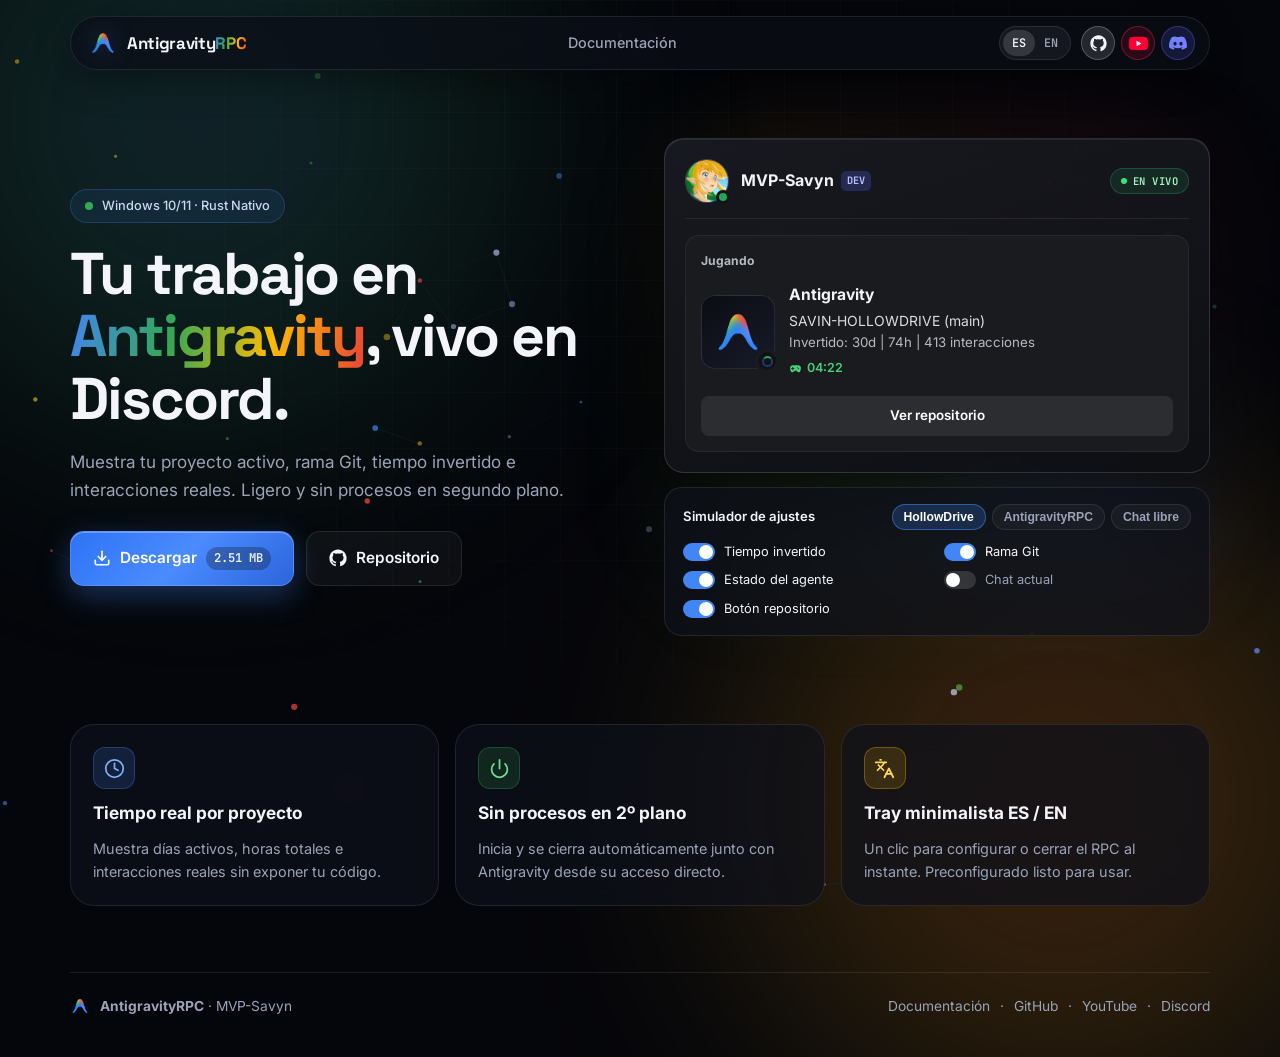
<file: docs/index.html>
<!DOCTYPE html>
<html lang="es" data-theme="obsidian">
<head>
  <meta charset="UTF-8" />
  <meta name="viewport" content="width=device-width, initial-scale=1.0" />
  <title>AntigravityRPC — Discord Rich Presence para Antigravity</title>
  <meta name="description" content="Muestra en Discord tu proyecto activo en Antigravity, rama Git, tiempo invertido e interacciones reales. Sin procesos en segundo plano." />
  <link rel="icon" type="image/png" href="assets/antigravity-icon.png" />
  <link rel="preconnect" href="https://fonts.googleapis.com" />
  <link rel="preconnect" href="https://fonts.gstatic.com" crossorigin />
  <link href="https://fonts.googleapis.com/css2?family=Inter:wght@400;500;600;700;800&family=JetBrains+Mono:wght@400;500;600&family=Space+Grotesk:wght@600;700&display=swap" rel="stylesheet" />
  <link rel="stylesheet" href="styles.css" />
</head>
<body>
  <canvas id="gravity-canvas" aria-hidden="true"></canvas>
  <div class="ambient-aurora aurora-1" aria-hidden="true"></div>
  <div class="ambient-aurora aurora-2" aria-hidden="true"></div>
  <div class="ambient-grid" aria-hidden="true"></div>

  <!-- Top Floating Navigation -->
  <header class="navbar-wrap">
    <nav class="navbar glass-pill" aria-label="Primary navigation">
      <a href="#top" class="brand">
        <img src="assets/antigravity-icon.png" alt="AntigravityRPC logo" class="brand-logo" width="28" height="28" />
        <span class="brand-name">Antigravity<span class="spectrum-text">RPC</span></span>
      </a>

      <div class="nav-links">
        <a href="docs.html" data-i18n="nav.docs">Documentación</a>
      </div>

      <div class="nav-actions">
        <div class="lang-switch" role="group" aria-label="Language selector">
          <button type="button" class="lang-btn active" data-lang="es">ES</button>
          <button type="button" class="lang-btn" data-lang="en">EN</button>
        </div>

        <div class="social-links" aria-label="Social links">
          <a href="https://github.com/MVP-Savyn" target="_blank" rel="noopener noreferrer" class="social-btn social-gh" aria-label="GitHub — MVP-Savyn" title="GitHub">
            <svg width="17" height="17" viewBox="0 0 24 24" fill="currentColor" aria-hidden="true"><path d="M12 .5C5.65.5.5 5.65.5 12a11.5 11.5 0 0 0 7.86 10.92c.58.11.79-.25.79-.56 0-.28-.01-1.02-.02-2-3.2.69-3.87-1.54-3.87-1.54-.52-1.33-1.28-1.69-1.28-1.69-1.04-.71.08-.7.08-.7 1.15.08 1.76 1.18 1.76 1.18 1.03 1.76 2.69 1.25 3.35.96.1-.74.4-1.25.73-1.54-2.55-.29-5.24-1.28-5.24-5.69 0-1.26.45-2.29 1.18-3.09-.12-.29-.51-1.46.11-3.05 0 0 .97-.31 3.17 1.18a10.96 10.96 0 0 1 5.76 0c2.2-1.49 3.16-1.18 3.16-1.18.63 1.59.24 2.76.12 3.05.74.8 1.18 1.83 1.18 3.09 0 4.42-2.69 5.39-5.26 5.68.42.36.79 1.07.79 2.15 0 1.56-.01 2.81-.01 3.19 0 .31.21.68.8.56A11.5 11.5 0 0 0 23.5 12C23.5 5.65 18.35.5 12 .5Z"/></svg>
          </a>
          <a href="https://youtube.com/@T0xicArea" target="_blank" rel="noopener noreferrer" class="social-btn social-yt" aria-label="YouTube — @T0xicArea" title="YouTube">
            <svg width="19" height="19" viewBox="0 0 24 24" aria-hidden="true"><path fill="#FF0033" d="M23.5 6.2a3.01 3.01 0 0 0-2.12-2.13C19.5 3.56 12 3.56 12 3.56s-7.5 0-9.38.51A3.01 3.01 0 0 0 .5 6.2 31.3 31.3 0 0 0 0 12a31.3 31.3 0 0 0 .5 5.8 3.01 3.01 0 0 0 2.12 2.13c1.88.51 9.38.51 9.38.51s7.5 0 9.38-.51a3.01 3.01 0 0 0 2.12-2.13c.34-1.9.5-3.85.5-5.8 0-1.95-.16-3.9-.5-5.8Z"/><path fill="#FFFFFF" d="M9.55 15.57V8.43L15.82 12l-6.27 3.57Z"/></svg>
          </a>
          <a href="https://discord.gg/HJvgmCRpGm" target="_blank" rel="noopener noreferrer" class="social-btn social-dc" aria-label="Discord" title="Discord">
            <svg width="18" height="18" viewBox="0 0 24 24" fill="currentColor" aria-hidden="true"><path d="M20.32 4.37A19.8 19.8 0 0 0 15.44 2.86c-.21.38-.45.88-.62 1.29a18.27 18.27 0 0 0-5.64 0c-.17-.41-.41-.91-.63-1.29A19.74 19.74 0 0 0 3.67 4.37C.58 9.01-.26 13.54.16 18a19.9 19.9 0 0 0 5.99 3.03c.48-.66.91-1.36 1.28-2.09-.7-.26-1.37-.58-2-.96.17-.12.33-.25.49-.38 3.86 1.79 8.05 1.79 11.86 0 .16.13.32.26.49.38-.63.38-1.3.7-2 .96.37.73.8 1.43 1.28 2.09A19.86 19.86 0 0 0 23.84 18c.49-5.17-.83-9.66-3.52-13.63ZM8.02 15.27c-1.18 0-2.15-1.08-2.15-2.42 0-1.33.95-2.42 2.15-2.42 1.21 0 2.17 1.1 2.15 2.42 0 1.34-.95 2.42-2.15 2.42Zm7.96 0c-1.18 0-2.15-1.08-2.15-2.42 0-1.33.95-2.42 2.15-2.42 1.21 0 2.17 1.1 2.15 2.42 0 1.34-.94 2.42-2.15 2.42Z"/></svg>
          </a>
        </div>
      </div>
    </nav>
  </header>

  <main id="top">
    <!-- Hero + Live 3D Simulator -->
    <section class="hero container" id="simulator">
      <div class="hero-copy reveal">
        <div class="hero-eyebrow">
          <span class="pulse-dot"></span>
          <span data-i18n="hero.eyebrow">Windows 10/11 · Rust Nativo</span>
        </div>

        <h1 class="hero-title">
          <span data-i18n="hero.titleStart">Tu trabajo en</span>
          <span class="spectrum-text">Antigravity</span><span data-i18n="hero.titleEnd">, vivo en Discord.</span>
        </h1>

        <p class="hero-subtitle" data-i18n="hero.subtitle">
          Muestra tu proyecto activo, rama Git, tiempo invertido e interacciones reales. Ligero y sin procesos en segundo plano.
        </p>

        <div class="hero-cta-row">
          <a href="https://github.com/MVP-Savyn/AntigravityRPC/releases/latest/download/AntigravityRichPresenceSetup.exe" class="btn btn-primary btn-lg magnetic" data-magnetic="0.18" data-download-track="installer">
            <svg width="18" height="18" viewBox="0 0 24 24" fill="none" stroke="currentColor" stroke-width="2.2" stroke-linecap="round" stroke-linejoin="round" aria-hidden="true"><path d="M21 15v4a2 2 0 0 1-2 2H5a2 2 0 0 1-2-2v-4"/><polyline points="7 10 12 15 17 10"/><line x1="12" y1="15" x2="12" y2="3"/></svg>
            <span data-i18n="hero.downloadSetup">Descargar</span>
            <span class="btn-meta">2.51 MB</span>
          </a>
          <a href="https://github.com/MVP-Savyn/AntigravityRPC" target="_blank" rel="noopener noreferrer" class="btn btn-ghost btn-lg magnetic" data-magnetic="0.15">
            <svg width="18" height="18" viewBox="0 0 24 24" fill="currentColor" aria-hidden="true"><path d="M12 .5C5.65.5.5 5.65.5 12a11.5 11.5 0 0 0 7.86 10.92c.58.11.79-.25.79-.56 0-.28-.01-1.02-.02-2-3.2.69-3.87-1.54-3.87-1.54-.52-1.33-1.28-1.69-1.28-1.69-1.04-.71.08-.7.08-.7 1.15.08 1.76 1.18 1.76 1.18 1.03 1.76 2.69 1.25 3.35.96.1-.74.4-1.25.73-1.54-2.55-.29-5.24-1.28-5.24-5.69 0-1.26.45-2.29 1.18-3.09-.12-.29-.51-1.46.11-3.05 0 0 .97-.31 3.17 1.18a10.96 10.96 0 0 1 5.76 0c2.2-1.49 3.16-1.18 3.16-1.18.63 1.59.24 2.76.12 3.05.74.8 1.18 1.83 1.18 3.09 0 4.42-2.69 5.39-5.26 5.68.42.36.79 1.07.79 2.15 0 1.56-.01 2.81-.01 3.19 0 .31.21.68.8.56A11.5 11.5 0 0 0 23.5 12C23.5 5.65 18.35.5 12 .5Z"/></svg>
            <span data-i18n="hero.repoBtn">Repositorio</span>
          </a>
        </div>
      </div>

      <!-- Interactive 3D Discord Card & Simulator Controls -->
      <div class="hero-stage reveal" style="--delay: 100ms;">
        <div class="stage-glow" aria-hidden="true"></div>

        <div class="tilt-wrapper" id="rpc-tilt-card">
          <div class="discord-card">
            <div class="discord-card-header">
              <div class="discord-avatar-wrap">
                <div class="discord-avatar">
                  <img src="assets/github-avatar.png" alt="MVP-Savyn avatar" />
                </div>
                <span class="discord-status-badge" title="Online"></span>
              </div>
              <div class="discord-user-meta">
                <div class="discord-username-row">
                  <span class="discord-username">MVP-Savyn</span>
                  <span class="discord-tag">DEV</span>
                </div>
              </div>
              <span class="live-sim-badge">
                <span class="live-dot"></span>
                <span data-i18n="sim.liveBadge">EN VIVO</span>
              </span>
            </div>

            <div class="discord-activity-block">
              <div class="activity-heading" data-i18n="sim.playingHeading">Jugando</div>
              <div class="activity-body">
                <div class="activity-art" id="sim-art-box" data-tooltip="Antigravity · Trabajando">
                  <img src="assets/antigravity-icon.png" alt="Antigravity Rich Presence icon" class="art-large" />
                  <div class="art-badge" id="sim-small-badge" title="Agente activo">
                    <span class="badge-spinner"></span>
                  </div>
                </div>

                <div class="activity-text">
                  <div class="activity-app-name">Antigravity</div>
                  <div class="activity-line" id="sim-details">SAVIN-HOLLOWDRIVE (main)</div>
                  <div class="activity-line activity-line-muted" id="sim-state">Invertido: 30d | 74h | 413 interacciones</div>
                  <div class="activity-timer">
                    <svg width="13" height="13" viewBox="0 0 24 24" fill="currentColor" aria-hidden="true"><path d="M17 6H7a5 5 0 0 0-4.9 6.02l.8 3.92A3.5 3.5 0 0 0 6.33 19c1.27 0 2.45-.68 3.09-1.78L10 16.2h4l.58 1.02A3.55 3.55 0 0 0 17.67 19a3.5 3.5 0 0 0 3.43-3.06l.8-3.92A5 5 0 0 0 17 6ZM9 13H8v1a1 1 0 1 1-2 0v-1H5a1 1 0 1 1 0-2h1v-1a1 1 0 1 1 2 0v1h1a1 1 0 1 1 0 2Zm6.5-1.5a1 1 0 1 1 0-2 1 1 0 0 1 0 2Zm2 2a1 1 0 1 1 0-2 1 1 0 0 1 0 2Z"/></svg>
                    <span id="sim-elapsed">04:18</span>
                  </div>
                </div>
              </div>

              <a href="https://github.com/MVP-Savyn/AntigravityRPC" target="_blank" rel="noopener noreferrer" class="discord-rpc-btn" id="sim-repo-btn">
                <span id="sim-repo-label">Ver repositorio</span>
              </a>
            </div>
          </div>
        </div>

        <div class="sim-controls glass-panel">
          <div class="sim-controls-header">
            <span class="sim-controls-title" data-i18n="sim.controlsTitle">Simulador de ajustes</span>
            <div class="project-pills" role="tablist" aria-label="Sample projects">
              <button type="button" class="project-pill active" data-project="hollowdrive">HollowDrive</button>
              <button type="button" class="project-pill" data-project="antigravityRpc">AntigravityRPC</button>
              <button type="button" class="project-pill" data-project="freeChat" data-i18n="sim.freeChat">Chat libre</button>
            </div>
          </div>

          <div class="sim-toggles-grid">
            <label class="toggle-chip">
              <input type="checkbox" id="opt-stats" checked />
              <span class="toggle-ui"></span>
              <span data-i18n="sim.optStats">Tiempo invertido</span>
            </label>
            <label class="toggle-chip">
              <input type="checkbox" id="opt-branch" checked />
              <span class="toggle-ui"></span>
              <span data-i18n="sim.optBranch">Rama Git</span>
            </label>
            <label class="toggle-chip">
              <input type="checkbox" id="opt-busy" checked />
              <span class="toggle-ui"></span>
              <span data-i18n="sim.optBusy">Estado del agente</span>
            </label>
            <label class="toggle-chip">
              <input type="checkbox" id="opt-convo" />
              <span class="toggle-ui"></span>
              <span data-i18n="sim.optConvo">Chat actual</span>
            </label>
            <label class="toggle-chip">
              <input type="checkbox" id="opt-repo" checked />
              <span class="toggle-ui"></span>
              <span data-i18n="sim.optRepo">Botón repositorio</span>
            </label>
          </div>
        </div>
      </div>
    </section>

    <!-- Concise 3-Card Overview -->
    <section class="section features-section container" id="features">
      <div class="bento-grid bento-compact">
        <article class="bento-card spotlight-card reveal">
          <div class="card-icon spectrum-bg-blue">
            <svg width="21" height="21" viewBox="0 0 24 24" fill="none" stroke="currentColor" stroke-width="2" stroke-linecap="round" stroke-linejoin="round"><circle cx="12" cy="12" r="10"/><polyline points="12 6 12 12 16 14"/></svg>
          </div>
          <h3 data-i18n="feat.statsTitle">Tiempo real por proyecto</h3>
          <p data-i18n="feat.statsDesc">
            Muestra días activos, horas totales e interacciones reales sin exponer tu código.
          </p>
        </article>

        <article class="bento-card spotlight-card reveal" style="--delay: 70ms;">
          <div class="card-icon spectrum-bg-green">
            <svg width="21" height="21" viewBox="0 0 24 24" fill="none" stroke="currentColor" stroke-width="2" stroke-linecap="round" stroke-linejoin="round"><path d="M18.36 6.64a9 9 0 1 1-12.73 0"/><line x1="12" y1="2" x2="12" y2="12"/></svg>
          </div>
          <h3 data-i18n="feat.launchTitle">Sin procesos en 2º plano</h3>
          <p data-i18n="feat.launchDesc">
            Inicia y se cierra automáticamente junto con Antigravity desde su acceso directo.
          </p>
        </article>

        <article class="bento-card spotlight-card reveal" style="--delay: 140ms;">
          <div class="card-icon spectrum-bg-yellow">
            <svg width="21" height="21" viewBox="0 0 24 24" fill="none" stroke="currentColor" stroke-width="2" stroke-linecap="round" stroke-linejoin="round"><path d="m5 8 6 6"/><path d="m4 14 6-6 2-3"/><path d="M2 5h12"/><path d="M7 2h1"/><path d="m22 22-5-10-5 10"/><path d="M14 18h6"/></svg>
          </div>
          <h3 data-i18n="feat.trayTitle">Tray minimalista ES / EN</h3>
          <p data-i18n="feat.trayDesc">
            Un clic para configurar o cerrar el RPC al instante. Preconfigurado listo para usar.
          </p>
        </article>
      </div>
    </section>
  </main>

  <footer class="footer container">
    <div class="footer-inner">
      <div class="footer-brand">
        <img src="assets/antigravity-icon.png" alt="AntigravityRPC" width="20" height="20" />
        <span><strong>AntigravityRPC</strong> · MVP-Savyn</span>
      </div>
      <div class="footer-meta">
        <a href="docs.html" class="footer-link" data-i18n="nav.docs">Documentación</a>
        <span>·</span>
        <a href="https://github.com/MVP-Savyn" target="_blank" rel="noopener noreferrer" class="footer-link">GitHub</a>
        <span>·</span>
        <a href="https://youtube.com/@T0xicArea" target="_blank" rel="noopener noreferrer" class="footer-link">YouTube</a>
        <span>·</span>
        <a href="https://discord.gg/HJvgmCRpGm" target="_blank" rel="noopener noreferrer" class="footer-link">Discord</a>
      </div>
    </div>
  </footer>

  <div class="toast" id="toast" role="status" aria-live="polite"></div>

  <script src="app.js"></script>
</body>
</html>
</file>
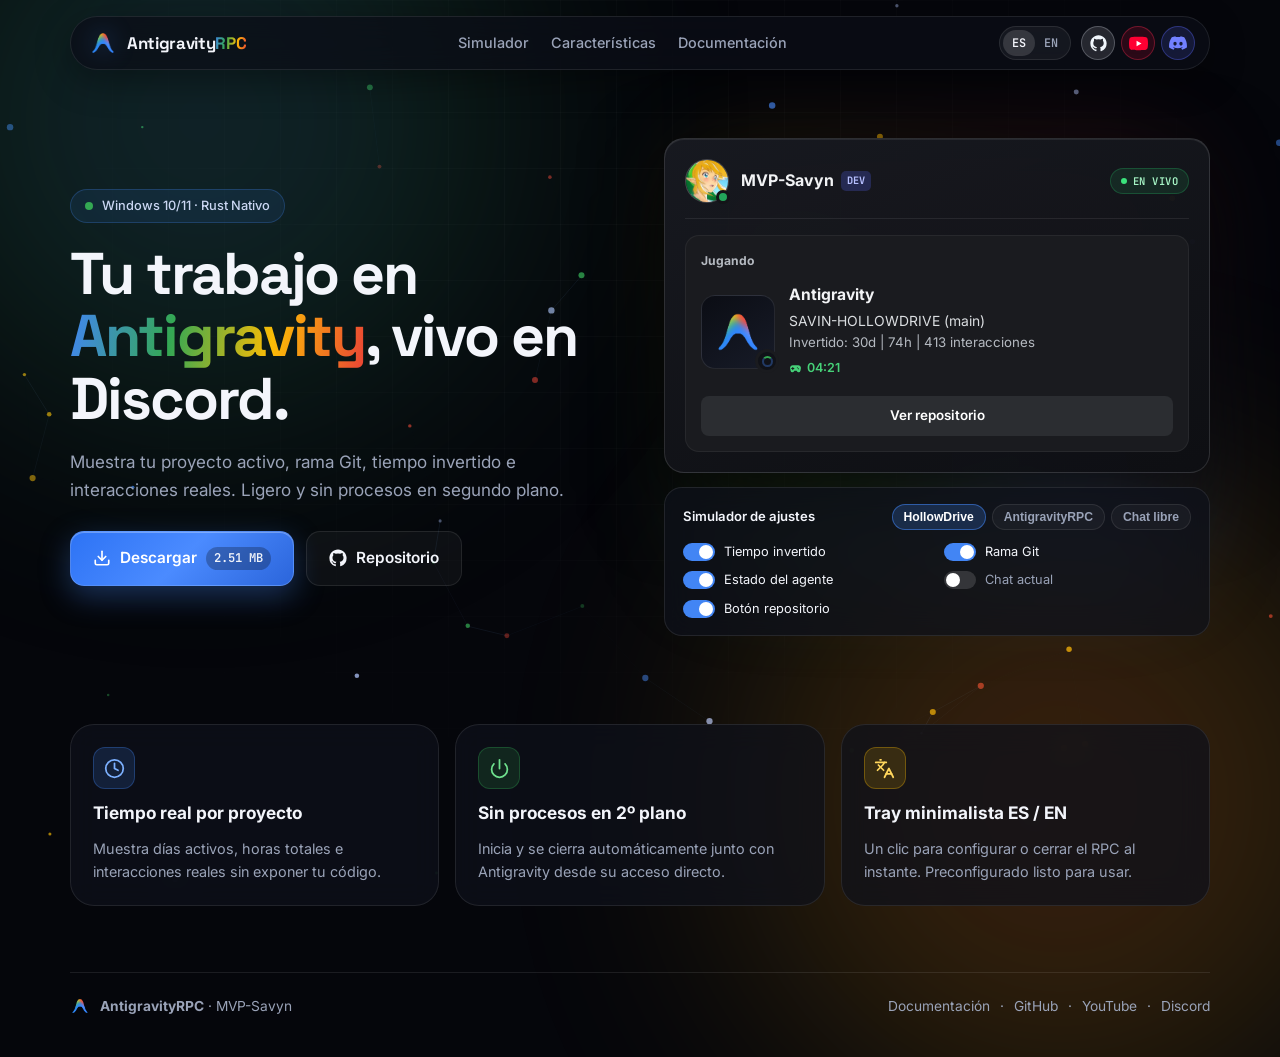
<file: web/index.html>
<!DOCTYPE html>
<html lang="es" data-theme="obsidian">
<head>
  <meta charset="UTF-8" />
  <meta name="viewport" content="width=device-width, initial-scale=1.0" />
  <title>AntigravityRPC — Discord Rich Presence para Antigravity</title>
  <meta name="description" content="Muestra en Discord tu proyecto activo en Antigravity, rama Git, tiempo invertido e interacciones reales. Sin procesos en segundo plano." />
  <link rel="icon" type="image/png" href="assets/antigravity-icon.png" />
  <link rel="preconnect" href="https://fonts.googleapis.com" />
  <link rel="preconnect" href="https://fonts.gstatic.com" crossorigin />
  <link href="https://fonts.googleapis.com/css2?family=Inter:wght@400;500;600;700;800&family=JetBrains+Mono:wght@400;500;600&family=Space+Grotesk:wght@600;700&display=swap" rel="stylesheet" />
  <link rel="stylesheet" href="styles.css" />
</head>
<body>
  <canvas id="gravity-canvas" aria-hidden="true"></canvas>
  <div class="ambient-aurora aurora-1" aria-hidden="true"></div>
  <div class="ambient-aurora aurora-2" aria-hidden="true"></div>
  <div class="ambient-grid" aria-hidden="true"></div>

  <!-- Top Floating Navigation -->
  <header class="navbar-wrap">
    <nav class="navbar glass-pill" aria-label="Primary navigation">
      <a href="#top" class="brand">
        <img src="assets/antigravity-icon.png" alt="AntigravityRPC logo" class="brand-logo" width="28" height="28" />
        <span class="brand-name">Antigravity<span class="spectrum-text">RPC</span></span>
      </a>

      <div class="nav-links">
        <a href="#simulator" data-i18n="nav.simulator">Simulador</a>
        <a href="#features" data-i18n="nav.features">Características</a>
        <a href="docs.html" data-i18n="nav.docs">Documentación</a>
      </div>

      <div class="nav-actions">
        <div class="lang-switch" role="group" aria-label="Language selector">
          <button type="button" class="lang-btn active" data-lang="es">ES</button>
          <button type="button" class="lang-btn" data-lang="en">EN</button>
        </div>

        <div class="social-links" aria-label="Social links">
          <a href="https://github.com/MVP-Savyn" target="_blank" rel="noopener noreferrer" class="social-btn social-gh" aria-label="GitHub — MVP-Savyn" title="GitHub">
            <svg width="17" height="17" viewBox="0 0 24 24" fill="currentColor" aria-hidden="true"><path d="M12 .5C5.65.5.5 5.65.5 12a11.5 11.5 0 0 0 7.86 10.92c.58.11.79-.25.79-.56 0-.28-.01-1.02-.02-2-3.2.69-3.87-1.54-3.87-1.54-.52-1.33-1.28-1.69-1.28-1.69-1.04-.71.08-.7.08-.7 1.15.08 1.76 1.18 1.76 1.18 1.03 1.76 2.69 1.25 3.35.96.1-.74.4-1.25.73-1.54-2.55-.29-5.24-1.28-5.24-5.69 0-1.26.45-2.29 1.18-3.09-.12-.29-.51-1.46.11-3.05 0 0 .97-.31 3.17 1.18a10.96 10.96 0 0 1 5.76 0c2.2-1.49 3.16-1.18 3.16-1.18.63 1.59.24 2.76.12 3.05.74.8 1.18 1.83 1.18 3.09 0 4.42-2.69 5.39-5.26 5.68.42.36.79 1.07.79 2.15 0 1.56-.01 2.81-.01 3.19 0 .31.21.68.8.56A11.5 11.5 0 0 0 23.5 12C23.5 5.65 18.35.5 12 .5Z"/></svg>
          </a>
          <a href="https://youtube.com/@T0xicArea" target="_blank" rel="noopener noreferrer" class="social-btn social-yt" aria-label="YouTube — @T0xicArea" title="YouTube">
            <svg width="19" height="19" viewBox="0 0 24 24" aria-hidden="true"><path fill="#FF0033" d="M23.5 6.2a3.01 3.01 0 0 0-2.12-2.13C19.5 3.56 12 3.56 12 3.56s-7.5 0-9.38.51A3.01 3.01 0 0 0 .5 6.2 31.3 31.3 0 0 0 0 12a31.3 31.3 0 0 0 .5 5.8 3.01 3.01 0 0 0 2.12 2.13c1.88.51 9.38.51 9.38.51s7.5 0 9.38-.51a3.01 3.01 0 0 0 2.12-2.13c.34-1.9.5-3.85.5-5.8 0-1.95-.16-3.9-.5-5.8Z"/><path fill="#FFFFFF" d="M9.55 15.57V8.43L15.82 12l-6.27 3.57Z"/></svg>
          </a>
          <a href="https://discord.gg/HJvgmCRpGm" target="_blank" rel="noopener noreferrer" class="social-btn social-dc" aria-label="Discord" title="Discord">
            <svg width="18" height="18" viewBox="0 0 24 24" fill="currentColor" aria-hidden="true"><path d="M20.32 4.37A19.8 19.8 0 0 0 15.44 2.86c-.21.38-.45.88-.62 1.29a18.27 18.27 0 0 0-5.64 0c-.17-.41-.41-.91-.63-1.29A19.74 19.74 0 0 0 3.67 4.37C.58 9.01-.26 13.54.16 18a19.9 19.9 0 0 0 5.99 3.03c.48-.66.91-1.36 1.28-2.09-.7-.26-1.37-.58-2-.96.17-.12.33-.25.49-.38 3.86 1.79 8.05 1.79 11.86 0 .16.13.32.26.49.38-.63.38-1.3.7-2 .96.37.73.8 1.43 1.28 2.09A19.86 19.86 0 0 0 23.84 18c.49-5.17-.83-9.66-3.52-13.63ZM8.02 15.27c-1.18 0-2.15-1.08-2.15-2.42 0-1.33.95-2.42 2.15-2.42 1.21 0 2.17 1.1 2.15 2.42 0 1.34-.95 2.42-2.15 2.42Zm7.96 0c-1.18 0-2.15-1.08-2.15-2.42 0-1.33.95-2.42 2.15-2.42 1.21 0 2.17 1.1 2.15 2.42 0 1.34-.94 2.42-2.15 2.42Z"/></svg>
          </a>
        </div>
      </div>
    </nav>
  </header>

  <main id="top">
    <!-- Hero + Live 3D Simulator -->
    <section class="hero container" id="simulator">
      <div class="hero-copy reveal">
        <div class="hero-eyebrow">
          <span class="pulse-dot"></span>
          <span data-i18n="hero.eyebrow">Windows 10/11 · Rust Nativo</span>
        </div>

        <h1 class="hero-title">
          <span data-i18n="hero.titleStart">Tu trabajo en</span>
          <span class="spectrum-text">Antigravity</span><span data-i18n="hero.titleEnd">, vivo en Discord.</span>
        </h1>

        <p class="hero-subtitle" data-i18n="hero.subtitle">
          Muestra tu proyecto activo, rama Git, tiempo invertido e interacciones reales. Ligero y sin procesos en segundo plano.
        </p>

        <div class="hero-cta-row">
          <a href="downloads/AntigravityRichPresenceSetup.exe" download class="btn btn-primary btn-lg magnetic" data-magnetic="0.18" data-download-track="installer">
            <svg width="18" height="18" viewBox="0 0 24 24" fill="none" stroke="currentColor" stroke-width="2.2" stroke-linecap="round" stroke-linejoin="round" aria-hidden="true"><path d="M21 15v4a2 2 0 0 1-2 2H5a2 2 0 0 1-2-2v-4"/><polyline points="7 10 12 15 17 10"/><line x1="12" y1="15" x2="12" y2="3"/></svg>
            <span data-i18n="hero.downloadSetup">Descargar</span>
            <span class="btn-meta">2.51 MB</span>
          </a>
          <a href="https://github.com/MVP-Savyn/AntigravityRPC" target="_blank" rel="noopener noreferrer" class="btn btn-ghost btn-lg magnetic" data-magnetic="0.15">
            <svg width="18" height="18" viewBox="0 0 24 24" fill="currentColor" aria-hidden="true"><path d="M12 .5C5.65.5.5 5.65.5 12a11.5 11.5 0 0 0 7.86 10.92c.58.11.79-.25.79-.56 0-.28-.01-1.02-.02-2-3.2.69-3.87-1.54-3.87-1.54-.52-1.33-1.28-1.69-1.28-1.69-1.04-.71.08-.7.08-.7 1.15.08 1.76 1.18 1.76 1.18 1.03 1.76 2.69 1.25 3.35.96.1-.74.4-1.25.73-1.54-2.55-.29-5.24-1.28-5.24-5.69 0-1.26.45-2.29 1.18-3.09-.12-.29-.51-1.46.11-3.05 0 0 .97-.31 3.17 1.18a10.96 10.96 0 0 1 5.76 0c2.2-1.49 3.16-1.18 3.16-1.18.63 1.59.24 2.76.12 3.05.74.8 1.18 1.83 1.18 3.09 0 4.42-2.69 5.39-5.26 5.68.42.36.79 1.07.79 2.15 0 1.56-.01 2.81-.01 3.19 0 .31.21.68.8.56A11.5 11.5 0 0 0 23.5 12C23.5 5.65 18.35.5 12 .5Z"/></svg>
            <span data-i18n="hero.repoBtn">Repositorio</span>
          </a>
        </div>
      </div>

      <!-- Interactive 3D Discord Card & Simulator Controls -->
      <div class="hero-stage reveal" style="--delay: 100ms;">
        <div class="stage-glow" aria-hidden="true"></div>

        <div class="tilt-wrapper" id="rpc-tilt-card">
          <div class="discord-card">
            <div class="discord-card-header">
              <div class="discord-avatar-wrap">
                <div class="discord-avatar">
                  <img src="assets/github-avatar.png" alt="MVP-Savyn avatar" />
                </div>
                <span class="discord-status-badge" title="Online"></span>
              </div>
              <div class="discord-user-meta">
                <div class="discord-username-row">
                  <span class="discord-username">MVP-Savyn</span>
                  <span class="discord-tag">DEV</span>
                </div>
              </div>
              <span class="live-sim-badge">
                <span class="live-dot"></span>
                <span data-i18n="sim.liveBadge">EN VIVO</span>
              </span>
            </div>

            <div class="discord-activity-block">
              <div class="activity-heading" data-i18n="sim.playingHeading">Jugando</div>
              <div class="activity-body">
                <div class="activity-art" id="sim-art-box" data-tooltip="Antigravity · Trabajando">
                  <img src="assets/antigravity-icon.png" alt="Antigravity Rich Presence icon" class="art-large" />
                  <div class="art-badge" id="sim-small-badge" title="Agente activo">
                    <span class="badge-spinner"></span>
                  </div>
                </div>

                <div class="activity-text">
                  <div class="activity-app-name">Antigravity</div>
                  <div class="activity-line" id="sim-details">SAVIN-HOLLOWDRIVE (main)</div>
                  <div class="activity-line activity-line-muted" id="sim-state">Invertido: 30d | 74h | 413 interacciones</div>
                  <div class="activity-timer">
                    <svg width="13" height="13" viewBox="0 0 24 24" fill="currentColor" aria-hidden="true"><path d="M17 6H7a5 5 0 0 0-4.9 6.02l.8 3.92A3.5 3.5 0 0 0 6.33 19c1.27 0 2.45-.68 3.09-1.78L10 16.2h4l.58 1.02A3.55 3.55 0 0 0 17.67 19a3.5 3.5 0 0 0 3.43-3.06l.8-3.92A5 5 0 0 0 17 6ZM9 13H8v1a1 1 0 1 1-2 0v-1H5a1 1 0 1 1 0-2h1v-1a1 1 0 1 1 2 0v1h1a1 1 0 1 1 0 2Zm6.5-1.5a1 1 0 1 1 0-2 1 1 0 0 1 0 2Zm2 2a1 1 0 1 1 0-2 1 1 0 0 1 0 2Z"/></svg>
                    <span id="sim-elapsed">04:18</span>
                  </div>
                </div>
              </div>

              <a href="https://github.com/MVP-Savyn/AntigravityRPC" target="_blank" rel="noopener noreferrer" class="discord-rpc-btn" id="sim-repo-btn">
                <span id="sim-repo-label">Ver repositorio</span>
              </a>
            </div>
          </div>
        </div>

        <div class="sim-controls glass-panel">
          <div class="sim-controls-header">
            <span class="sim-controls-title" data-i18n="sim.controlsTitle">Simulador de ajustes</span>
            <div class="project-pills" role="tablist" aria-label="Sample projects">
              <button type="button" class="project-pill active" data-project="hollowdrive">HollowDrive</button>
              <button type="button" class="project-pill" data-project="antigravityRpc">AntigravityRPC</button>
              <button type="button" class="project-pill" data-project="freeChat" data-i18n="sim.freeChat">Chat libre</button>
            </div>
          </div>

          <div class="sim-toggles-grid">
            <label class="toggle-chip">
              <input type="checkbox" id="opt-stats" checked />
              <span class="toggle-ui"></span>
              <span data-i18n="sim.optStats">Tiempo invertido</span>
            </label>
            <label class="toggle-chip">
              <input type="checkbox" id="opt-branch" checked />
              <span class="toggle-ui"></span>
              <span data-i18n="sim.optBranch">Rama Git</span>
            </label>
            <label class="toggle-chip">
              <input type="checkbox" id="opt-busy" checked />
              <span class="toggle-ui"></span>
              <span data-i18n="sim.optBusy">Estado del agente</span>
            </label>
            <label class="toggle-chip">
              <input type="checkbox" id="opt-convo" />
              <span class="toggle-ui"></span>
              <span data-i18n="sim.optConvo">Chat actual</span>
            </label>
            <label class="toggle-chip">
              <input type="checkbox" id="opt-repo" checked />
              <span class="toggle-ui"></span>
              <span data-i18n="sim.optRepo">Botón repositorio</span>
            </label>
          </div>
        </div>
      </div>
    </section>

    <!-- Concise 3-Card Overview -->
    <section class="section features-section container" id="features">
      <div class="bento-grid bento-compact">
        <article class="bento-card spotlight-card reveal">
          <div class="card-icon spectrum-bg-blue">
            <svg width="21" height="21" viewBox="0 0 24 24" fill="none" stroke="currentColor" stroke-width="2" stroke-linecap="round" stroke-linejoin="round"><circle cx="12" cy="12" r="10"/><polyline points="12 6 12 12 16 14"/></svg>
          </div>
          <h3 data-i18n="feat.statsTitle">Tiempo real por proyecto</h3>
          <p data-i18n="feat.statsDesc">
            Muestra días activos, horas totales e interacciones reales sin exponer tu código.
          </p>
        </article>

        <article class="bento-card spotlight-card reveal" style="--delay: 70ms;">
          <div class="card-icon spectrum-bg-green">
            <svg width="21" height="21" viewBox="0 0 24 24" fill="none" stroke="currentColor" stroke-width="2" stroke-linecap="round" stroke-linejoin="round"><path d="M18.36 6.64a9 9 0 1 1-12.73 0"/><line x1="12" y1="2" x2="12" y2="12"/></svg>
          </div>
          <h3 data-i18n="feat.launchTitle">Sin procesos en 2º plano</h3>
          <p data-i18n="feat.launchDesc">
            Inicia y se cierra automáticamente junto con Antigravity desde su acceso directo.
          </p>
        </article>

        <article class="bento-card spotlight-card reveal" style="--delay: 140ms;">
          <div class="card-icon spectrum-bg-yellow">
            <svg width="21" height="21" viewBox="0 0 24 24" fill="none" stroke="currentColor" stroke-width="2" stroke-linecap="round" stroke-linejoin="round"><path d="m5 8 6 6"/><path d="m4 14 6-6 2-3"/><path d="M2 5h12"/><path d="M7 2h1"/><path d="m22 22-5-10-5 10"/><path d="M14 18h6"/></svg>
          </div>
          <h3 data-i18n="feat.trayTitle">Tray minimalista ES / EN</h3>
          <p data-i18n="feat.trayDesc">
            Un clic para configurar o cerrar el RPC al instante. Preconfigurado listo para usar.
          </p>
        </article>
      </div>
    </section>
  </main>

  <footer class="footer container">
    <div class="footer-inner">
      <div class="footer-brand">
        <img src="assets/antigravity-icon.png" alt="AntigravityRPC" width="20" height="20" />
        <span><strong>AntigravityRPC</strong> · MVP-Savyn</span>
      </div>
      <div class="footer-meta">
        <a href="docs.html" class="footer-link" data-i18n="nav.docs">Documentación</a>
        <span>·</span>
        <a href="https://github.com/MVP-Savyn" target="_blank" rel="noopener noreferrer" class="footer-link">GitHub</a>
        <span>·</span>
        <a href="https://youtube.com/@T0xicArea" target="_blank" rel="noopener noreferrer" class="footer-link">YouTube</a>
        <span>·</span>
        <a href="https://discord.gg/HJvgmCRpGm" target="_blank" rel="noopener noreferrer" class="footer-link">Discord</a>
      </div>
    </div>
  </footer>

  <div class="toast" id="toast" role="status" aria-live="polite"></div>

  <script src="app.js"></script>
</body>
</html>
</file>
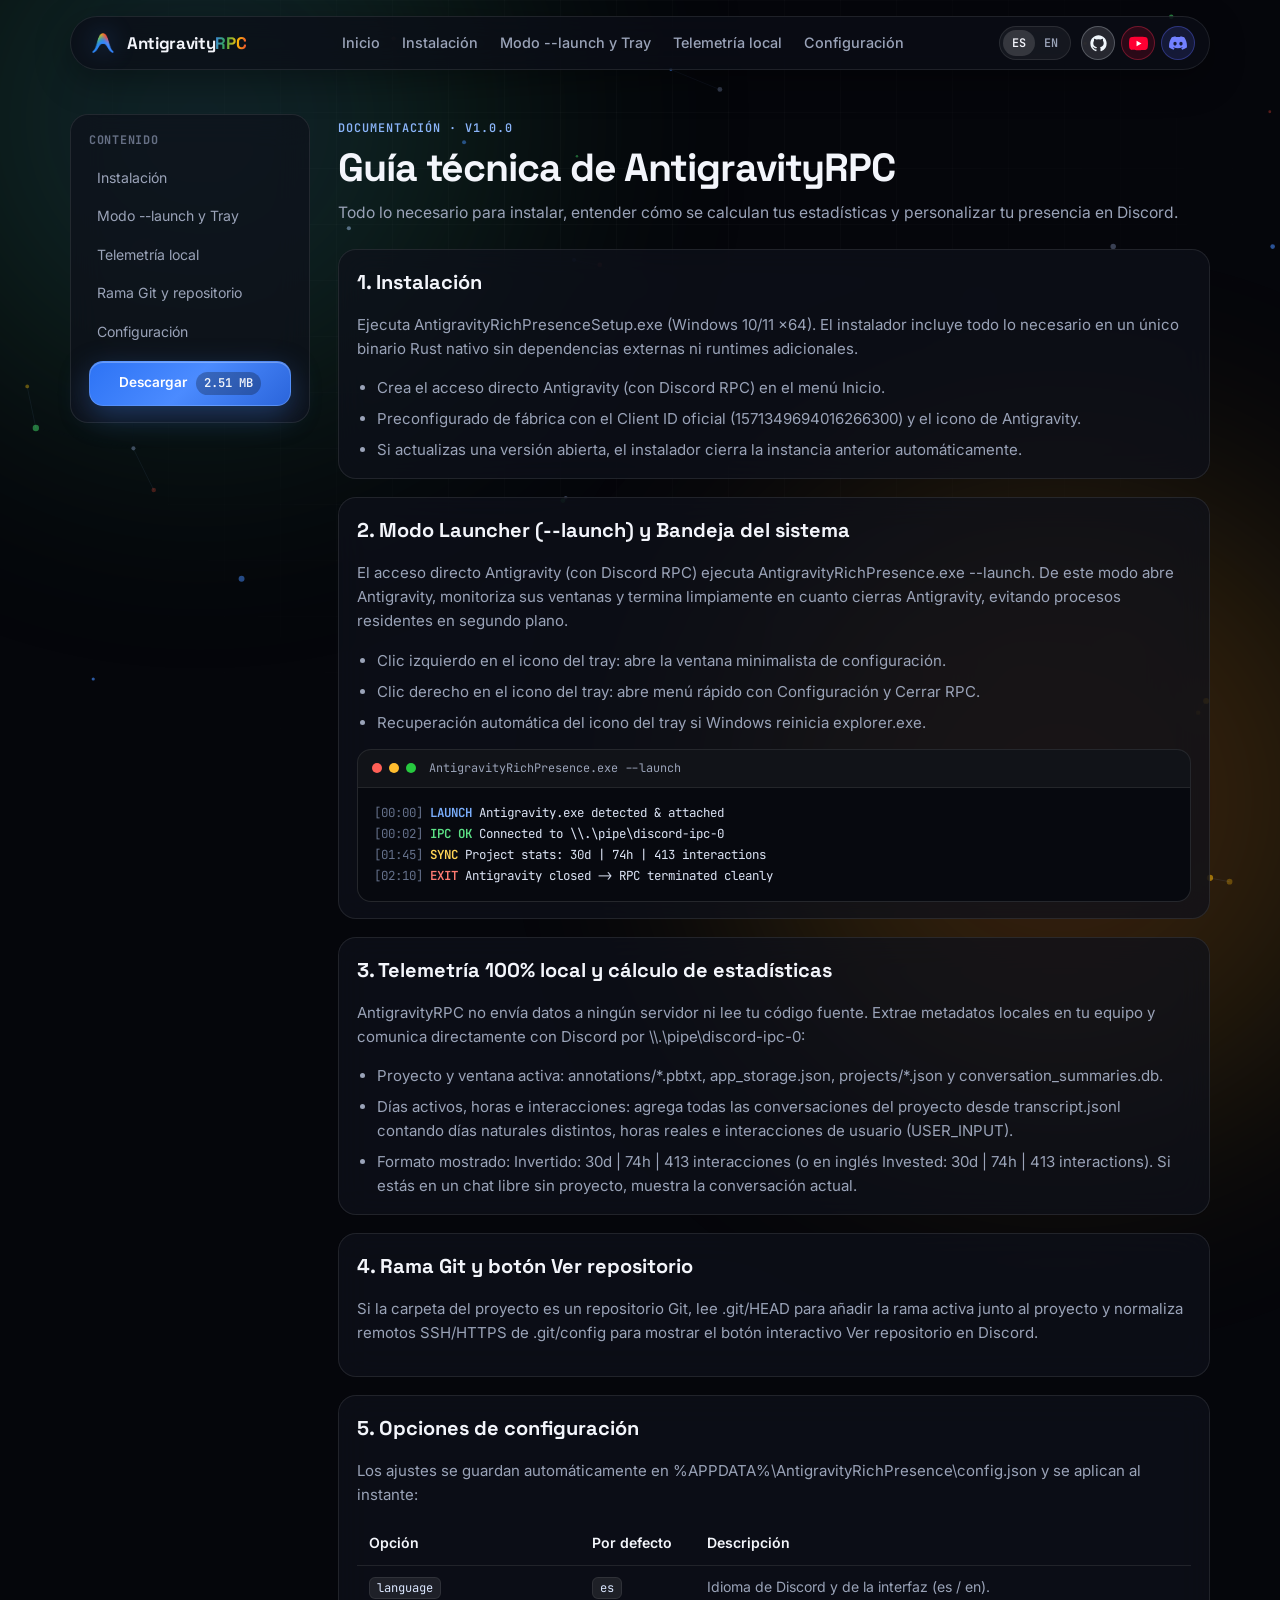
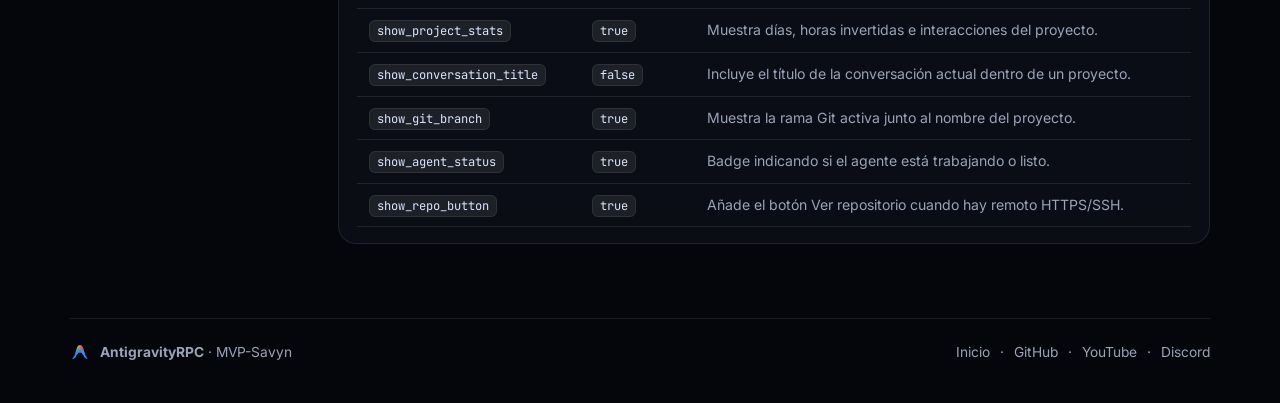
<file: docs/docs.html>
<!DOCTYPE html>
<html lang="es" data-theme="obsidian">
<head>
  <meta charset="UTF-8" />
  <meta name="viewport" content="width=device-width, initial-scale=1.0" />
  <title>Documentación — AntigravityRPC</title>
  <meta name="description" content="Documentación técnica y guía de uso de AntigravityRPC: instalación, modo launcher --launch, telemetría local y configuración." />
  <link rel="icon" type="image/png" href="assets/antigravity-icon.png" />
  <link rel="preconnect" href="https://fonts.googleapis.com" />
  <link rel="preconnect" href="https://fonts.gstatic.com" crossorigin />
  <link href="https://fonts.googleapis.com/css2?family=Inter:wght@400;500;600;700;800&family=JetBrains+Mono:wght@400;500;600&family=Space+Grotesk:wght@600;700&display=swap" rel="stylesheet" />
  <link rel="stylesheet" href="styles.css" />
</head>
<body>
  <canvas id="gravity-canvas" aria-hidden="true"></canvas>
  <div class="ambient-aurora aurora-1" aria-hidden="true"></div>
  <div class="ambient-aurora aurora-2" aria-hidden="true"></div>
  <div class="ambient-grid" aria-hidden="true"></div>

  <header class="navbar-wrap">
    <nav class="navbar glass-pill" aria-label="Primary navigation">
      <a href="index.html" class="brand">
        <img src="assets/antigravity-icon.png" alt="AntigravityRPC logo" class="brand-logo" width="28" height="28" />
        <span class="brand-name">Antigravity<span class="spectrum-text">RPC</span></span>
      </a>

      <div class="nav-links">
        <a href="index.html" data-i18n="docs.backHome">Inicio</a>
        <a href="#instalacion" data-i18n="docs.navInstall">Instalación</a>
        <a href="#launcher" data-i18n="docs.navLaunch">Modo --launch</a>
        <a href="#arquitectura" data-i18n="docs.navArch">Arquitectura</a>
        <a href="#config" data-i18n="docs.navConfig">Configuración</a>
      </div>

      <div class="nav-actions">
        <div class="lang-switch" role="group" aria-label="Language selector">
          <button type="button" class="lang-btn active" data-lang="es">ES</button>
          <button type="button" class="lang-btn" data-lang="en">EN</button>
        </div>

        <div class="social-links" aria-label="Social links">
          <a href="https://github.com/MVP-Savyn" target="_blank" rel="noopener noreferrer" class="social-btn social-gh" aria-label="GitHub — MVP-Savyn" title="GitHub">
            <svg width="17" height="17" viewBox="0 0 24 24" fill="currentColor" aria-hidden="true"><path d="M12 .5C5.65.5.5 5.65.5 12a11.5 11.5 0 0 0 7.86 10.92c.58.11.79-.25.79-.56 0-.28-.01-1.02-.02-2-3.2.69-3.87-1.54-3.87-1.54-.52-1.33-1.28-1.69-1.28-1.69-1.04-.71.08-.7.08-.7 1.15.08 1.76 1.18 1.76 1.18 1.03 1.76 2.69 1.25 3.35.96.1-.74.4-1.25.73-1.54-2.55-.29-5.24-1.28-5.24-5.69 0-1.26.45-2.29 1.18-3.09-.12-.29-.51-1.46.11-3.05 0 0 .97-.31 3.17 1.18a10.96 10.96 0 0 1 5.76 0c2.2-1.49 3.16-1.18 3.16-1.18.63 1.59.24 2.76.12 3.05.74.8 1.18 1.83 1.18 3.09 0 4.42-2.69 5.39-5.26 5.68.42.36.79 1.07.79 2.15 0 1.56-.01 2.81-.01 3.19 0 .31.21.68.8.56A11.5 11.5 0 0 0 23.5 12C23.5 5.65 18.35.5 12 .5Z"/></svg>
          </a>
          <a href="https://youtube.com/@T0xicArea" target="_blank" rel="noopener noreferrer" class="social-btn social-yt" aria-label="YouTube — @T0xicArea" title="YouTube">
            <svg width="19" height="19" viewBox="0 0 24 24" aria-hidden="true"><path fill="#FF0033" d="M23.5 6.2a3.01 3.01 0 0 0-2.12-2.13C19.5 3.56 12 3.56 12 3.56s-7.5 0-9.38.51A3.01 3.01 0 0 0 .5 6.2 31.3 31.3 0 0 0 0 12a31.3 31.3 0 0 0 .5 5.8 3.01 3.01 0 0 0 2.12 2.13c1.88.51 9.38.51 9.38.51s7.5 0 9.38-.51a3.01 3.01 0 0 0 2.12-2.13c.34-1.9.5-3.85.5-5.8 0-1.95-.16-3.9-.5-5.8Z"/><path fill="#FFFFFF" d="M9.55 15.57V8.43L15.82 12l-6.27 3.57Z"/></svg>
          </a>
          <a href="https://discord.gg/HJvgmCRpGm" target="_blank" rel="noopener noreferrer" class="social-btn social-dc" aria-label="Discord" title="Discord">
            <svg width="18" height="18" viewBox="0 0 24 24" fill="currentColor" aria-hidden="true"><path d="M20.32 4.37A19.8 19.8 0 0 0 15.44 2.86c-.21.38-.45.88-.62 1.29a18.27 18.27 0 0 0-5.64 0c-.17-.41-.41-.91-.63-1.29A19.74 19.74 0 0 0 3.67 4.37C.58 9.01-.26 13.54.16 18a19.9 19.9 0 0 0 5.99 3.03c.48-.66.91-1.36 1.28-2.09-.7-.26-1.37-.58-2-.96.17-.12.33-.25.49-.38 3.86 1.79 8.05 1.79 11.86 0 .16.13.32.26.49.38-.63.38-1.3.7-2 .96.37.73.8 1.43 1.28 2.09A19.86 19.86 0 0 0 23.84 18c.49-5.17-.83-9.66-3.52-13.63ZM8.02 15.27c-1.18 0-2.15-1.08-2.15-2.42 0-1.33.95-2.42 2.15-2.42 1.21 0 2.17 1.1 2.15 2.42 0 1.34-.95 2.42-2.15 2.42Zm7.96 0c-1.18 0-2.15-1.08-2.15-2.42 0-1.33.95-2.42 2.15-2.42 1.21 0 2.17 1.1 2.15 2.42 0 1.34-.94 2.42-2.15 2.42Z"/></svg>
          </a>
        </div>
      </div>
    </nav>
  </header>

  <main class="container docs-layout">
    <aside class="docs-sidebar glass-panel">
      <div class="docs-side-title" data-i18n="docs.toc">Contenido</div>
      <nav class="docs-side-links">
        <a href="#instalacion" data-i18n="docs.navInstall">Instalación</a>
        <a href="#launcher" data-i18n="docs.navLaunch">Modo --launch y Tray</a>
        <a href="#arquitectura" data-i18n="docs.navArch">Telemetría local</a>
        <a href="#git" data-i18n="docs.navGit">Rama Git y repositorio</a>
        <a href="#config" data-i18n="docs.navConfig">Configuración</a>
      </nav>
      <a href="https://github.com/MVP-Savyn/AntigravityRPC/releases/latest/download/AntigravityRichPresenceSetup.exe" class="btn btn-primary btn-full btn-sm-docs" data-download-track="installer">
        <span data-i18n="hero.downloadSetup">Descargar</span>
        <span class="btn-meta">2.51 MB</span>
      </a>
    </aside>

    <div class="docs-content">
      <header class="docs-header">
        <span class="section-kicker" data-i18n="docs.kicker">DOCUMENTACIÓN · V1.0.0</span>
        <h1 class="section-title" data-i18n="docs.title">Guía técnica de AntigravityRPC</h1>
        <p class="section-desc" data-i18n="docs.subtitle">
          Todo lo necesario para instalar, entender cómo se calculan tus estadísticas y personalizar tu presencia en Discord.
        </p>
      </header>

      <section id="instalacion" class="docs-card glass-panel">
        <h2 data-i18n="docs.installTitle">1. Instalación</h2>
        <p data-i18n="docs.installDesc">
          Ejecuta <strong>AntigravityRichPresenceSetup.exe</strong> (Windows 10/11 x64). El instalador incluye todo lo necesario en un único binario Rust nativo sin dependencias externas ni runtimes adicionales.
        </p>
        <ul>
          <li data-i18n="docs.installItem1">Crea el acceso directo <strong>Antigravity (con Discord RPC)</strong> en el menú Inicio.</li>
          <li data-i18n="docs.installItem2">Preconfigurado de fábrica con el Client ID oficial (<code class="inline-code">1571349694016266300</code>) y el icono de Antigravity.</li>
          <li data-i18n="docs.installItem3">Si actualizas una versión abierta, el instalador cierra la instancia anterior automáticamente.</li>
        </ul>
      </section>

      <section id="launcher" class="docs-card glass-panel">
        <h2 data-i18n="docs.launchTitle">2. Modo Launcher (--launch) y Bandeja del sistema</h2>
        <p data-i18n="docs.launchDesc">
          El acceso directo <strong>Antigravity (con Discord RPC)</strong> ejecuta <code class="inline-code">AntigravityRichPresence.exe --launch</code>. De este modo abre Antigravity, monitoriza sus ventanas y termina limpiamente en cuanto cierras Antigravity, evitando procesos residentes en segundo plano.
        </p>
        <ul>
          <li data-i18n="docs.trayItem1"><strong>Clic izquierdo en el icono del tray:</strong> abre la ventana minimalista de configuración.</li>
          <li data-i18n="docs.trayItem2"><strong>Clic derecho en el icono del tray:</strong> abre menú rápido con <em>Configuración</em> y <em>Cerrar RPC</em>.</li>
          <li data-i18n="docs.trayItem3">Recuperación automática del icono del tray si Windows reinicia <code class="inline-code">explorer.exe</code>.</li>
        </ul>
        <div class="launcher-terminal docs-terminal">
          <div class="term-bar">
            <span class="term-dot r"></span>
            <span class="term-dot y"></span>
            <span class="term-dot g"></span>
            <span class="term-title">AntigravityRichPresence.exe --launch</span>
          </div>
          <div class="term-body">
            <div><span class="t-dim">[00:00]</span> <span class="t-blue">LAUNCH</span> Antigravity.exe detected &amp; attached</div>
            <div><span class="t-dim">[00:02]</span> <span class="t-green">IPC OK</span> Connected to \\.\pipe\discord-ipc-0</div>
            <div><span class="t-dim">[01:45]</span> <span class="t-yellow">SYNC</span> Project stats: 30d | 74h | 413 interactions</div>
            <div><span class="t-dim">[02:10]</span> <span class="t-red">EXIT</span> Antigravity closed -&gt; RPC terminated cleanly</div>
          </div>
        </div>
      </section>

      <section id="arquitectura" class="docs-card glass-panel">
        <h2 data-i18n="docs.archTitle">3. Telemetría 100% local y cálculo de estadísticas</h2>
        <p data-i18n="docs.archDesc">
          AntigravityRPC no envía datos a ningún servidor ni lee tu código fuente. Extrae metadatos locales en tu equipo y comunica directamente con Discord por <code class="inline-code">\\.\pipe\discord-ipc-0</code>:
        </p>
        <ul>
          <li data-i18n="docs.archItem1"><strong>Proyecto y ventana activa:</strong> <code class="inline-code">annotations/*.pbtxt</code>, <code class="inline-code">app_storage.json</code>, <code class="inline-code">projects/*.json</code> y <code class="inline-code">conversation_summaries.db</code>.</li>
          <li data-i18n="docs.archItem2"><strong>Días activos, horas e interacciones:</strong> agrega todas las conversaciones del proyecto desde <code class="inline-code">transcript.jsonl</code> contando días naturales distintos, horas reales e interacciones de usuario (<code class="inline-code">USER_INPUT</code>).</li>
          <li data-i18n="docs.archItem3"><strong>Formato mostrado:</strong> <code class="inline-code">Invertido: 30d | 74h | 413 interacciones</code> (o en inglés <code class="inline-code">Invested: 30d | 74h | 413 interactions</code>). Si estás en un chat libre sin proyecto, muestra la conversación actual.</li>
        </ul>
      </section>

      <section id="git" class="docs-card glass-panel">
        <h2 data-i18n="docs.gitTitle">4. Rama Git y botón Ver repositorio</h2>
        <p data-i18n="docs.gitDesc">
          Si la carpeta del proyecto es un repositorio Git, lee <code class="inline-code">.git/HEAD</code> para añadir la rama activa junto al proyecto y normaliza remotos SSH/HTTPS de <code class="inline-code">.git/config</code> para mostrar el botón interactivo <strong>Ver repositorio</strong> en Discord.
        </p>
      </section>

      <section id="config" class="docs-card glass-panel">
        <h2 data-i18n="docs.configTitle">5. Opciones de configuración</h2>
        <p data-i18n="docs.configDesc">
          Los ajustes se guardan automáticamente en <code class="inline-code">%APPDATA%\AntigravityRichPresence\config.json</code> y se aplican al instante:
        </p>
        <div class="docs-table-wrap">
          <table class="docs-table">
            <thead>
              <tr>
                <th data-i18n="docs.thOpt">Opción</th>
                <th data-i18n="docs.thDef">Por defecto</th>
                <th data-i18n="docs.thDesc">Descripción</th>
              </tr>
            </thead>
            <tbody>
              <tr>
                <td><code class="inline-code">language</code></td>
                <td><code class="inline-code">es</code></td>
                <td data-i18n="docs.rowLang">Idioma de Discord y de la interfaz (es / en).</td>
              </tr>
              <tr>
                <td><code class="inline-code">show_project_stats</code></td>
                <td><code class="inline-code">true</code></td>
                <td data-i18n="docs.rowStats">Muestra días, horas invertidas e interacciones del proyecto.</td>
              </tr>
              <tr>
                <td><code class="inline-code">show_conversation_title</code></td>
                <td><code class="inline-code">false</code></td>
                <td data-i18n="docs.rowConvo">Incluye el título de la conversación actual dentro de un proyecto.</td>
              </tr>
              <tr>
                <td><code class="inline-code">show_git_branch</code></td>
                <td><code class="inline-code">true</code></td>
                <td data-i18n="docs.rowGit">Muestra la rama Git activa junto al nombre del proyecto.</td>
              </tr>
              <tr>
                <td><code class="inline-code">show_agent_status</code></td>
                <td><code class="inline-code">true</code></td>
                <td data-i18n="docs.rowBusy">Badge indicando si el agente está trabajando o listo.</td>
              </tr>
              <tr>
                <td><code class="inline-code">show_repo_button</code></td>
                <td><code class="inline-code">true</code></td>
                <td data-i18n="docs.rowRepo">Añade el botón Ver repositorio cuando hay remoto HTTPS/SSH.</td>
              </tr>
            </tbody>
          </table>
        </div>
      </section>
    </div>
  </main>

  <footer class="footer container">
    <div class="footer-inner">
      <div class="footer-brand">
        <img src="assets/antigravity-icon.png" alt="AntigravityRPC" width="20" height="20" />
        <span><strong>AntigravityRPC</strong> · MVP-Savyn</span>
      </div>
      <div class="footer-meta">
        <a href="index.html" class="footer-link" data-i18n="docs.backHome">Inicio</a>
        <span>·</span>
        <a href="https://github.com/MVP-Savyn" target="_blank" rel="noopener noreferrer" class="footer-link">GitHub</a>
        <span>·</span>
        <a href="https://youtube.com/@T0xicArea" target="_blank" rel="noopener noreferrer" class="footer-link">YouTube</a>
        <span>·</span>
        <a href="https://discord.gg/HJvgmCRpGm" target="_blank" rel="noopener noreferrer" class="footer-link">Discord</a>
      </div>
    </div>
  </footer>

  <div class="toast" id="toast" role="status" aria-live="polite"></div>

  <script src="app.js"></script>
</body>
</html>
</file>
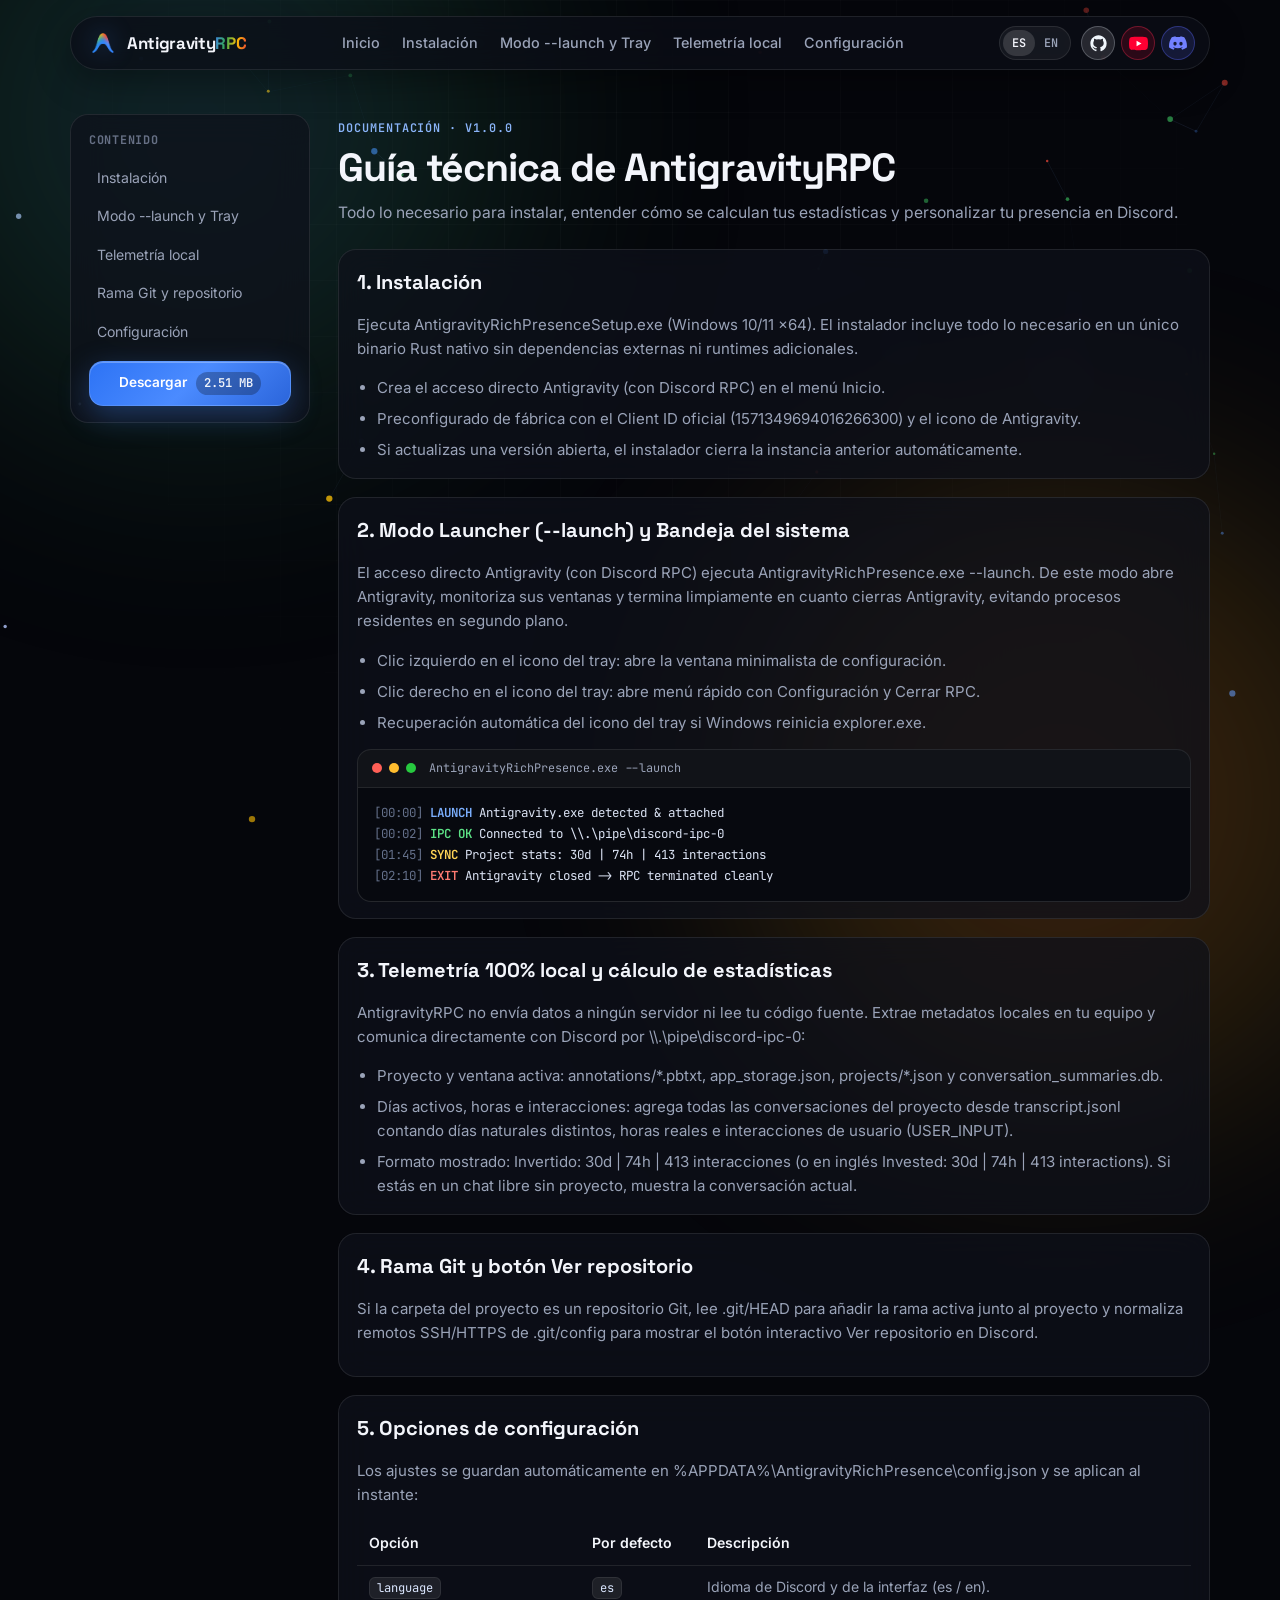
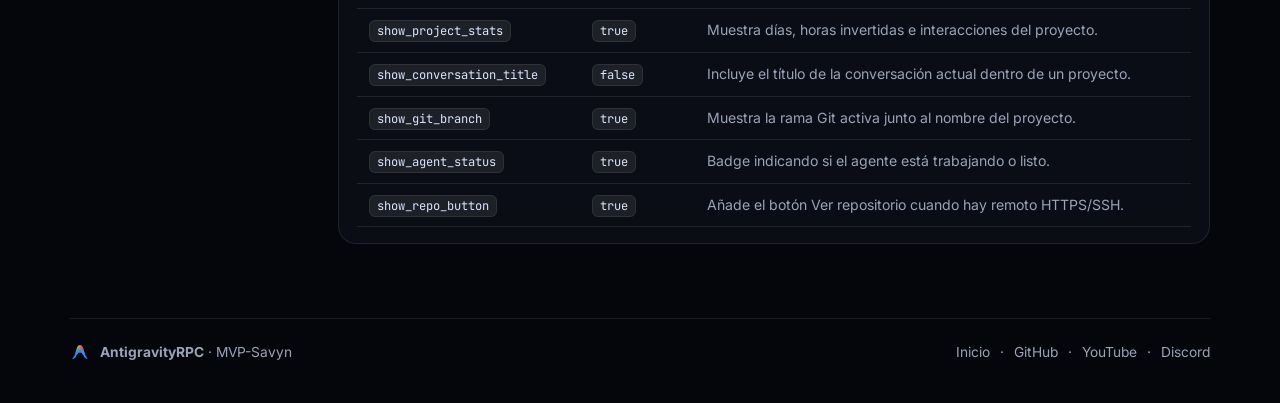
<file: web/docs.html>
<!DOCTYPE html>
<html lang="es" data-theme="obsidian">
<head>
  <meta charset="UTF-8" />
  <meta name="viewport" content="width=device-width, initial-scale=1.0" />
  <title>Documentación — AntigravityRPC</title>
  <meta name="description" content="Documentación técnica y guía de uso de AntigravityRPC: instalación, modo launcher --launch, telemetría local y configuración." />
  <link rel="icon" type="image/png" href="assets/antigravity-icon.png" />
  <link rel="preconnect" href="https://fonts.googleapis.com" />
  <link rel="preconnect" href="https://fonts.gstatic.com" crossorigin />
  <link href="https://fonts.googleapis.com/css2?family=Inter:wght@400;500;600;700;800&family=JetBrains+Mono:wght@400;500;600&family=Space+Grotesk:wght@600;700&display=swap" rel="stylesheet" />
  <link rel="stylesheet" href="styles.css" />
</head>
<body>
  <canvas id="gravity-canvas" aria-hidden="true"></canvas>
  <div class="ambient-aurora aurora-1" aria-hidden="true"></div>
  <div class="ambient-aurora aurora-2" aria-hidden="true"></div>
  <div class="ambient-grid" aria-hidden="true"></div>

  <header class="navbar-wrap">
    <nav class="navbar glass-pill" aria-label="Primary navigation">
      <a href="index.html" class="brand">
        <img src="assets/antigravity-icon.png" alt="AntigravityRPC logo" class="brand-logo" width="28" height="28" />
        <span class="brand-name">Antigravity<span class="spectrum-text">RPC</span></span>
      </a>

      <div class="nav-links">
        <a href="index.html" data-i18n="docs.backHome">Inicio</a>
        <a href="#instalacion" data-i18n="docs.navInstall">Instalación</a>
        <a href="#launcher" data-i18n="docs.navLaunch">Modo --launch</a>
        <a href="#arquitectura" data-i18n="docs.navArch">Arquitectura</a>
        <a href="#config" data-i18n="docs.navConfig">Configuración</a>
      </div>

      <div class="nav-actions">
        <div class="lang-switch" role="group" aria-label="Language selector">
          <button type="button" class="lang-btn active" data-lang="es">ES</button>
          <button type="button" class="lang-btn" data-lang="en">EN</button>
        </div>

        <div class="social-links" aria-label="Social links">
          <a href="https://github.com/MVP-Savyn" target="_blank" rel="noopener noreferrer" class="social-btn social-gh" aria-label="GitHub — MVP-Savyn" title="GitHub">
            <svg width="17" height="17" viewBox="0 0 24 24" fill="currentColor" aria-hidden="true"><path d="M12 .5C5.65.5.5 5.65.5 12a11.5 11.5 0 0 0 7.86 10.92c.58.11.79-.25.79-.56 0-.28-.01-1.02-.02-2-3.2.69-3.87-1.54-3.87-1.54-.52-1.33-1.28-1.69-1.28-1.69-1.04-.71.08-.7.08-.7 1.15.08 1.76 1.18 1.76 1.18 1.03 1.76 2.69 1.25 3.35.96.1-.74.4-1.25.73-1.54-2.55-.29-5.24-1.28-5.24-5.69 0-1.26.45-2.29 1.18-3.09-.12-.29-.51-1.46.11-3.05 0 0 .97-.31 3.17 1.18a10.96 10.96 0 0 1 5.76 0c2.2-1.49 3.16-1.18 3.16-1.18.63 1.59.24 2.76.12 3.05.74.8 1.18 1.83 1.18 3.09 0 4.42-2.69 5.39-5.26 5.68.42.36.79 1.07.79 2.15 0 1.56-.01 2.81-.01 3.19 0 .31.21.68.8.56A11.5 11.5 0 0 0 23.5 12C23.5 5.65 18.35.5 12 .5Z"/></svg>
          </a>
          <a href="https://youtube.com/@T0xicArea" target="_blank" rel="noopener noreferrer" class="social-btn social-yt" aria-label="YouTube — @T0xicArea" title="YouTube">
            <svg width="19" height="19" viewBox="0 0 24 24" aria-hidden="true"><path fill="#FF0033" d="M23.5 6.2a3.01 3.01 0 0 0-2.12-2.13C19.5 3.56 12 3.56 12 3.56s-7.5 0-9.38.51A3.01 3.01 0 0 0 .5 6.2 31.3 31.3 0 0 0 0 12a31.3 31.3 0 0 0 .5 5.8 3.01 3.01 0 0 0 2.12 2.13c1.88.51 9.38.51 9.38.51s7.5 0 9.38-.51a3.01 3.01 0 0 0 2.12-2.13c.34-1.9.5-3.85.5-5.8 0-1.95-.16-3.9-.5-5.8Z"/><path fill="#FFFFFF" d="M9.55 15.57V8.43L15.82 12l-6.27 3.57Z"/></svg>
          </a>
          <a href="https://discord.gg/HJvgmCRpGm" target="_blank" rel="noopener noreferrer" class="social-btn social-dc" aria-label="Discord" title="Discord">
            <svg width="18" height="18" viewBox="0 0 24 24" fill="currentColor" aria-hidden="true"><path d="M20.32 4.37A19.8 19.8 0 0 0 15.44 2.86c-.21.38-.45.88-.62 1.29a18.27 18.27 0 0 0-5.64 0c-.17-.41-.41-.91-.63-1.29A19.74 19.74 0 0 0 3.67 4.37C.58 9.01-.26 13.54.16 18a19.9 19.9 0 0 0 5.99 3.03c.48-.66.91-1.36 1.28-2.09-.7-.26-1.37-.58-2-.96.17-.12.33-.25.49-.38 3.86 1.79 8.05 1.79 11.86 0 .16.13.32.26.49.38-.63.38-1.3.7-2 .96.37.73.8 1.43 1.28 2.09A19.86 19.86 0 0 0 23.84 18c.49-5.17-.83-9.66-3.52-13.63ZM8.02 15.27c-1.18 0-2.15-1.08-2.15-2.42 0-1.33.95-2.42 2.15-2.42 1.21 0 2.17 1.1 2.15 2.42 0 1.34-.95 2.42-2.15 2.42Zm7.96 0c-1.18 0-2.15-1.08-2.15-2.42 0-1.33.95-2.42 2.15-2.42 1.21 0 2.17 1.1 2.15 2.42 0 1.34-.94 2.42-2.15 2.42Z"/></svg>
          </a>
        </div>
      </div>
    </nav>
  </header>

  <main class="container docs-layout">
    <aside class="docs-sidebar glass-panel">
      <div class="docs-side-title" data-i18n="docs.toc">Contenido</div>
      <nav class="docs-side-links">
        <a href="#instalacion" data-i18n="docs.navInstall">Instalación</a>
        <a href="#launcher" data-i18n="docs.navLaunch">Modo --launch y Tray</a>
        <a href="#arquitectura" data-i18n="docs.navArch">Telemetría local</a>
        <a href="#git" data-i18n="docs.navGit">Rama Git y repositorio</a>
        <a href="#config" data-i18n="docs.navConfig">Configuración</a>
      </nav>
      <a href="downloads/AntigravityRichPresenceSetup.exe" download class="btn btn-primary btn-full btn-sm-docs" data-download-track="installer">
        <span data-i18n="hero.downloadSetup">Descargar</span>
        <span class="btn-meta">2.51 MB</span>
      </a>
    </aside>

    <div class="docs-content">
      <header class="docs-header">
        <span class="section-kicker" data-i18n="docs.kicker">DOCUMENTACIÓN · V1.0.0</span>
        <h1 class="section-title" data-i18n="docs.title">Guía técnica de AntigravityRPC</h1>
        <p class="section-desc" data-i18n="docs.subtitle">
          Todo lo necesario para instalar, entender cómo se calculan tus estadísticas y personalizar tu presencia en Discord.
        </p>
      </header>

      <section id="instalacion" class="docs-card glass-panel">
        <h2 data-i18n="docs.installTitle">1. Instalación</h2>
        <p data-i18n="docs.installDesc">
          Ejecuta <strong>AntigravityRichPresenceSetup.exe</strong> (Windows 10/11 x64). El instalador incluye todo lo necesario en un único binario Rust nativo sin dependencias externas ni runtimes adicionales.
        </p>
        <ul>
          <li data-i18n="docs.installItem1">Crea el acceso directo <strong>Antigravity (con Discord RPC)</strong> en el menú Inicio.</li>
          <li data-i18n="docs.installItem2">Preconfigurado de fábrica con el Client ID oficial (<code class="inline-code">1571349694016266300</code>) y el icono de Antigravity.</li>
          <li data-i18n="docs.installItem3">Si actualizas una versión abierta, el instalador cierra la instancia anterior automáticamente.</li>
        </ul>
      </section>

      <section id="launcher" class="docs-card glass-panel">
        <h2 data-i18n="docs.launchTitle">2. Modo Launcher (--launch) y Bandeja del sistema</h2>
        <p data-i18n="docs.launchDesc">
          El acceso directo <strong>Antigravity (con Discord RPC)</strong> ejecuta <code class="inline-code">AntigravityRichPresence.exe --launch</code>. De este modo abre Antigravity, monitoriza sus ventanas y termina limpiamente en cuanto cierras Antigravity, evitando procesos residentes en segundo plano.
        </p>
        <ul>
          <li data-i18n="docs.trayItem1"><strong>Clic izquierdo en el icono del tray:</strong> abre la ventana minimalista de configuración.</li>
          <li data-i18n="docs.trayItem2"><strong>Clic derecho en el icono del tray:</strong> abre menú rápido con <em>Configuración</em> y <em>Cerrar RPC</em>.</li>
          <li data-i18n="docs.trayItem3">Recuperación automática del icono del tray si Windows reinicia <code class="inline-code">explorer.exe</code>.</li>
        </ul>
        <div class="launcher-terminal docs-terminal">
          <div class="term-bar">
            <span class="term-dot r"></span>
            <span class="term-dot y"></span>
            <span class="term-dot g"></span>
            <span class="term-title">AntigravityRichPresence.exe --launch</span>
          </div>
          <div class="term-body">
            <div><span class="t-dim">[00:00]</span> <span class="t-blue">LAUNCH</span> Antigravity.exe detected &amp; attached</div>
            <div><span class="t-dim">[00:02]</span> <span class="t-green">IPC OK</span> Connected to \\.\pipe\discord-ipc-0</div>
            <div><span class="t-dim">[01:45]</span> <span class="t-yellow">SYNC</span> Project stats: 30d | 74h | 413 interactions</div>
            <div><span class="t-dim">[02:10]</span> <span class="t-red">EXIT</span> Antigravity closed -&gt; RPC terminated cleanly</div>
          </div>
        </div>
      </section>

      <section id="arquitectura" class="docs-card glass-panel">
        <h2 data-i18n="docs.archTitle">3. Telemetría 100% local y cálculo de estadísticas</h2>
        <p data-i18n="docs.archDesc">
          AntigravityRPC no envía datos a ningún servidor ni lee tu código fuente. Extrae metadatos locales en tu equipo y comunica directamente con Discord por <code class="inline-code">\\.\pipe\discord-ipc-0</code>:
        </p>
        <ul>
          <li data-i18n="docs.archItem1"><strong>Proyecto y ventana activa:</strong> <code class="inline-code">annotations/*.pbtxt</code>, <code class="inline-code">app_storage.json</code>, <code class="inline-code">projects/*.json</code> y <code class="inline-code">conversation_summaries.db</code>.</li>
          <li data-i18n="docs.archItem2"><strong>Días activos, horas e interacciones:</strong> agrega todas las conversaciones del proyecto desde <code class="inline-code">transcript.jsonl</code> contando días naturales distintos, horas reales e interacciones de usuario (<code class="inline-code">USER_INPUT</code>).</li>
          <li data-i18n="docs.archItem3"><strong>Formato mostrado:</strong> <code class="inline-code">Invertido: 30d | 74h | 413 interacciones</code> (o en inglés <code class="inline-code">Invested: 30d | 74h | 413 interactions</code>). Si estás en un chat libre sin proyecto, muestra la conversación actual.</li>
        </ul>
      </section>

      <section id="git" class="docs-card glass-panel">
        <h2 data-i18n="docs.gitTitle">4. Rama Git y botón Ver repositorio</h2>
        <p data-i18n="docs.gitDesc">
          Si la carpeta del proyecto es un repositorio Git, lee <code class="inline-code">.git/HEAD</code> para añadir la rama activa junto al proyecto y normaliza remotos SSH/HTTPS de <code class="inline-code">.git/config</code> para mostrar el botón interactivo <strong>Ver repositorio</strong> en Discord.
        </p>
      </section>

      <section id="config" class="docs-card glass-panel">
        <h2 data-i18n="docs.configTitle">5. Opciones de configuración</h2>
        <p data-i18n="docs.configDesc">
          Los ajustes se guardan automáticamente en <code class="inline-code">%APPDATA%\AntigravityRichPresence\config.json</code> y se aplican al instante:
        </p>
        <div class="docs-table-wrap">
          <table class="docs-table">
            <thead>
              <tr>
                <th data-i18n="docs.thOpt">Opción</th>
                <th data-i18n="docs.thDef">Por defecto</th>
                <th data-i18n="docs.thDesc">Descripción</th>
              </tr>
            </thead>
            <tbody>
              <tr>
                <td><code class="inline-code">language</code></td>
                <td><code class="inline-code">es</code></td>
                <td data-i18n="docs.rowLang">Idioma de Discord y de la interfaz (es / en).</td>
              </tr>
              <tr>
                <td><code class="inline-code">show_project_stats</code></td>
                <td><code class="inline-code">true</code></td>
                <td data-i18n="docs.rowStats">Muestra días, horas invertidas e interacciones del proyecto.</td>
              </tr>
              <tr>
                <td><code class="inline-code">show_conversation_title</code></td>
                <td><code class="inline-code">false</code></td>
                <td data-i18n="docs.rowConvo">Incluye el título de la conversación actual dentro de un proyecto.</td>
              </tr>
              <tr>
                <td><code class="inline-code">show_git_branch</code></td>
                <td><code class="inline-code">true</code></td>
                <td data-i18n="docs.rowGit">Muestra la rama Git activa junto al nombre del proyecto.</td>
              </tr>
              <tr>
                <td><code class="inline-code">show_agent_status</code></td>
                <td><code class="inline-code">true</code></td>
                <td data-i18n="docs.rowBusy">Badge indicando si el agente está trabajando o listo.</td>
              </tr>
              <tr>
                <td><code class="inline-code">show_repo_button</code></td>
                <td><code class="inline-code">true</code></td>
                <td data-i18n="docs.rowRepo">Añade el botón Ver repositorio cuando hay remoto HTTPS/SSH.</td>
              </tr>
            </tbody>
          </table>
        </div>
      </section>
    </div>
  </main>

  <footer class="footer container">
    <div class="footer-inner">
      <div class="footer-brand">
        <img src="assets/antigravity-icon.png" alt="AntigravityRPC" width="20" height="20" />
        <span><strong>AntigravityRPC</strong> · MVP-Savyn</span>
      </div>
      <div class="footer-meta">
        <a href="index.html" class="footer-link" data-i18n="docs.backHome">Inicio</a>
        <span>·</span>
        <a href="https://github.com/MVP-Savyn" target="_blank" rel="noopener noreferrer" class="footer-link">GitHub</a>
        <span>·</span>
        <a href="https://youtube.com/@T0xicArea" target="_blank" rel="noopener noreferrer" class="footer-link">YouTube</a>
        <span>·</span>
        <a href="https://discord.gg/HJvgmCRpGm" target="_blank" rel="noopener noreferrer" class="footer-link">Discord</a>
      </div>
    </div>
  </footer>

  <div class="toast" id="toast" role="status" aria-live="polite"></div>

  <script src="app.js"></script>
</body>
</html>
</file>
<file: docs/styles.css>
:root {
  --bg: #05060b;
  --bg-elev: rgba(14, 17, 27, 0.72);
  --border: rgba(255, 255, 255, 0.09);
  --border-strong: rgba(255, 255, 255, 0.16);
  --text: #f3f5fb;
  --text-muted: #9aa3b8;
  --text-dim: #667085;

  --blue: #4285f4;
  --green: #34a853;
  --yellow: #fbbc05;
  --red: #ea4335;

  --discord-elev: #1a1b1f;
  --discord-btn: #2b2d31;
  --discord-btn-hover: #383a40;
  --discord-text: #f2f3f5;
  --discord-sub: #b5bac1;
  --discord-online: #23a55a;

  --radius-xl: 24px;
  --radius-lg: 18px;
  --shadow-glow: 0 24px 80px rgba(0, 0, 0, 0.65);
}

*, *::before, *::after {
  box-sizing: border-box;
}

html {
  scroll-behavior: smooth;
  color-scheme: dark;
}

body {
  margin: 0;
  min-height: 100vh;
  background-color: var(--bg);
  color: var(--text);
  font-family: 'Inter', system-ui, -apple-system, sans-serif;
  line-height: 1.6;
  overflow-x: hidden;
  -webkit-font-smoothing: antialiased;
}

/* Background layers */
#gravity-canvas {
  position: fixed;
  inset: 0;
  width: 100%;
  height: 100%;
  z-index: -3;
  pointer-events: none;
}

.ambient-grid {
  position: fixed;
  inset: 0;
  z-index: -2;
  pointer-events: none;
  background-image:
    linear-gradient(rgba(255, 255, 255, 0.024) 1px, transparent 1px),
    linear-gradient(90deg, rgba(255, 255, 255, 0.024) 1px, transparent 1px);
  background-size: 56px 56px;
  mask-image: radial-gradient(circle at 50% 25%, #000 10%, transparent 75%);
}

.ambient-aurora {
  position: fixed;
  width: 680px;
  height: 680px;
  border-radius: 50%;
  filter: blur(130px);
  opacity: 0.2;
  z-index: -2;
  pointer-events: none;
  animation: driftAurora 18s ease-in-out infinite alternate;
}

.aurora-1 {
  top: -220px;
  left: -140px;
  background: radial-gradient(circle, var(--blue), var(--green) 55%, transparent 75%);
}

.aurora-2 {
  bottom: -240px;
  right: -120px;
  background: radial-gradient(circle, var(--red), var(--yellow) 55%, transparent 75%);
  animation-delay: -9s;
}

@keyframes driftAurora {
  0% { transform: translate(0, 0) scale(1); }
  100% { transform: translate(60px, 45px) scale(1.12); }
}

.container {
  width: min(1140px, calc(100% - 40px));
  margin-inline: auto;
}

.spectrum-text {
  background: linear-gradient(100deg, var(--blue) 0%, var(--green) 35%, var(--yellow) 68%, var(--red) 100%);
  -webkit-background-clip: text;
  background-clip: text;
  color: transparent;
}

.inline-code {
  font-family: 'JetBrains Mono', monospace;
  font-size: 0.86em;
  padding: 2px 7px;
  border-radius: 6px;
  background: rgba(255, 255, 255, 0.08);
  border: 1px solid rgba(255, 255, 255, 0.08);
  color: #dbe7ff;
}

/* Navbar */
.navbar-wrap {
  position: sticky;
  top: 16px;
  z-index: 50;
  padding-inline: 16px;
  margin-top: 16px;
}

.navbar {
  width: min(1140px, 100%);
  margin-inline: auto;
  display: flex;
  align-items: center;
  justify-content: space-between;
  gap: 14px;
  padding: 9px 14px 9px 18px;
  border-radius: 999px;
  background: rgba(11, 14, 23, 0.75);
  border: 1px solid var(--border);
  backdrop-filter: blur(18px);
  box-shadow: 0 10px 35px rgba(0, 0, 0, 0.35);
}

.brand {
  display: inline-flex;
  align-items: center;
  gap: 10px;
  text-decoration: none;
  color: var(--text);
  font-family: 'Space Grotesk', 'Inter', sans-serif;
  font-weight: 700;
  font-size: 1.05rem;
  letter-spacing: -0.02em;
}

.brand-logo {
  border-radius: 8px;
  filter: drop-shadow(0 0 12px rgba(66, 133, 244, 0.45));
}

.nav-links {
  display: flex;
  align-items: center;
  gap: 22px;
}

.nav-links a {
  color: var(--text-muted);
  text-decoration: none;
  font-size: 0.9rem;
  font-weight: 500;
  transition: color 0.2s ease;
}

.nav-links a:hover {
  color: var(--text);
}

.nav-actions {
  display: flex;
  align-items: center;
  gap: 10px;
}

.lang-switch {
  display: inline-flex;
  padding: 3px;
  border-radius: 999px;
  background: rgba(255, 255, 255, 0.05);
  border: 1px solid var(--border);
}

.lang-btn {
  appearance: none;
  border: 0;
  background: transparent;
  color: var(--text-muted);
  font-family: 'JetBrains Mono', monospace;
  font-size: 0.74rem;
  font-weight: 600;
  padding: 5px 9px;
  border-radius: 999px;
  cursor: pointer;
  transition: all 0.2s ease;
}

.lang-btn.active {
  background: rgba(255, 255, 255, 0.14);
  color: var(--text);
}

.social-links {
  display: inline-flex;
  align-items: center;
  gap: 6px;
}

.social-btn {
  width: 34px;
  height: 34px;
  border-radius: 50%;
  display: grid;
  place-items: center;
  border: 1px solid var(--border);
  text-decoration: none;
  transition: transform 0.2s ease, box-shadow 0.2s ease, background 0.2s ease, border-color 0.2s ease;
}

.social-gh {
  color: #f0f6fc;
  background: rgba(240, 246, 252, 0.12);
  border-color: rgba(240, 246, 252, 0.24);
}

.social-yt {
  background: rgba(255, 0, 51, 0.14);
  border-color: rgba(255, 48, 82, 0.34);
}

.social-dc {
  color: #7280ff;
  background: rgba(88, 101, 242, 0.16);
  border-color: rgba(88, 101, 242, 0.38);
}

.social-btn:hover {
  transform: translateY(-2px);
}

.social-gh:hover {
  color: #ffffff;
  background: rgba(255, 255, 255, 0.2);
  border-color: rgba(255, 255, 255, 0.42);
  box-shadow: 0 6px 18px rgba(255, 255, 255, 0.12);
}

.social-yt:hover {
  background: rgba(255, 0, 51, 0.24);
  border-color: rgba(255, 55, 85, 0.58);
  box-shadow: 0 6px 18px rgba(255, 0, 51, 0.22);
}

.social-dc:hover {
  color: #939eff;
  background: rgba(88, 101, 242, 0.26);
  border-color: rgba(114, 128, 255, 0.6);
  box-shadow: 0 6px 18px rgba(88, 101, 242, 0.26);
}

/* Buttons */
.btn {
  position: relative;
  display: inline-flex;
  align-items: center;
  justify-content: center;
  gap: 9px;
  border-radius: 14px;
  font-weight: 600;
  text-decoration: none;
  cursor: pointer;
  border: 1px solid transparent;
  transition: transform 0.22s cubic-bezier(0.22, 1, 0.36, 1), box-shadow 0.25s ease, background 0.25s ease, border-color 0.25s ease;
}

.btn-sm {
  padding: 9px 16px;
  border-radius: 999px;
  font-size: 0.85rem;
}

.btn-lg {
  padding: 14px 22px;
  font-size: 0.96rem;
}

.btn-full {
  width: 100%;
  padding: 14px 20px;
  font-size: 0.94rem;
}

.btn-primary {
  color: #fff;
  background: linear-gradient(135deg, #2d73f5 0%, #4b8bff 50%, #2b65db 100%);
  border-color: rgba(145, 187, 255, 0.35);
  box-shadow: 0 10px 30px rgba(66, 133, 244, 0.34), inset 0 1px 0 rgba(255, 255, 255, 0.28);
}

.btn-primary:hover {
  box-shadow: 0 14px 40px rgba(66, 133, 244, 0.52), inset 0 1px 0 rgba(255, 255, 255, 0.36);
}

.btn-secondary {
  color: var(--text);
  background: rgba(255, 255, 255, 0.08);
  border-color: var(--border-strong);
}

.btn-secondary:hover {
  background: rgba(255, 255, 255, 0.14);
  border-color: rgba(255, 255, 255, 0.28);
}

.btn-ghost {
  color: var(--text);
  background: rgba(255, 255, 255, 0.04);
  border-color: var(--border);
}

.btn-ghost:hover {
  background: rgba(255, 255, 255, 0.09);
  border-color: var(--border-strong);
}

.btn-meta {
  font-family: 'JetBrains Mono', monospace;
  font-size: 0.76rem;
  padding: 2px 8px;
  border-radius: 999px;
  background: rgba(0, 0, 0, 0.26);
  color: rgba(255, 255, 255, 0.92);
}

/* Hero Section */
.hero {
  padding-top: 68px;
  padding-bottom: 44px;
  display: grid;
  grid-template-columns: 1fr 1fr;
  align-items: center;
  gap: 48px;
}

.hero-eyebrow {
  display: inline-flex;
  align-items: center;
  gap: 9px;
  padding: 6px 14px;
  border-radius: 999px;
  font-size: 0.8rem;
  font-weight: 500;
  color: #cbd7f3;
  background: rgba(66, 133, 244, 0.1);
  border: 1px solid rgba(66, 133, 244, 0.25);
  margin-bottom: 20px;
}

.pulse-dot {
  width: 8px;
  height: 8px;
  border-radius: 50%;
  background: var(--green);
  box-shadow: 0 0 0 0 rgba(52, 168, 83, 0.75);
  animation: pulseRing 2s infinite;
}

@keyframes pulseRing {
  0% { box-shadow: 0 0 0 0 rgba(52, 168, 83, 0.7); }
  70% { box-shadow: 0 0 0 9px rgba(52, 168, 83, 0); }
  100% { box-shadow: 0 0 0 0 rgba(52, 168, 83, 0); }
}

.hero-title {
  margin: 0 0 18px;
  font-family: 'Space Grotesk', 'Inter', sans-serif;
  font-size: clamp(2.4rem, 4.6vw, 3.85rem);
  line-height: 1.06;
  letter-spacing: -0.035em;
}

.hero-subtitle {
  margin: 0 0 28px;
  color: var(--text-muted);
  font-size: 1.07rem;
  max-width: 46ch;
}

.hero-cta-row {
  display: flex;
  flex-wrap: wrap;
  gap: 12px;
}

/* 3D Discord Card Stage */
.hero-stage {
  position: relative;
  display: flex;
  flex-direction: column;
  gap: 14px;
}

.stage-glow {
  position: absolute;
  inset: 10px 24px 60px;
  background: conic-gradient(from 130deg, rgba(66, 133, 244, 0.35), rgba(52, 168, 83, 0.25), rgba(251, 188, 5, 0.25), rgba(234, 67, 53, 0.3), rgba(66, 133, 244, 0.35));
  filter: blur(55px);
  opacity: 0.55;
  z-index: -1;
  border-radius: 36px;
}

.tilt-wrapper {
  perspective: 1100px;
  transform-style: preserve-3d;
}

.discord-card {
  position: relative;
  border-radius: 20px;
  padding: 20px;
  background: linear-gradient(160deg, rgba(24, 26, 33, 0.96), rgba(14, 15, 19, 0.98));
  border: 1px solid rgba(255, 255, 255, 0.12);
  box-shadow: var(--shadow-glow), inset 0 1px 0 rgba(255, 255, 255, 0.08);
  transition: transform 0.18s ease-out;
  will-change: transform;
}

.discord-card-header {
  display: flex;
  align-items: center;
  gap: 12px;
  padding-bottom: 15px;
  border-bottom: 1px solid rgba(255, 255, 255, 0.08);
}

.discord-avatar-wrap {
  position: relative;
  width: 44px;
  height: 44px;
  flex-shrink: 0;
}

.discord-avatar {
  width: 44px;
  height: 44px;
  border-radius: 50%;
  background: #1e1f24;
  border: 1px solid rgba(255, 255, 255, 0.18);
  overflow: hidden;
}

.discord-avatar img {
  width: 100%;
  height: 100%;
  object-fit: cover;
  display: block;
}

.discord-status-badge {
  position: absolute;
  right: -1px;
  bottom: -1px;
  width: 14px;
  height: 14px;
  border-radius: 50%;
  background: var(--discord-online);
  border: 3px solid #131418;
}

.discord-user-meta {
  min-width: 0;
  flex: 1;
}

.discord-username-row {
  display: flex;
  align-items: center;
  gap: 7px;
}

.discord-username {
  font-weight: 700;
  font-size: 1rem;
  color: var(--discord-text);
}

.discord-tag {
  font-family: 'JetBrains Mono', monospace;
  font-size: 0.64rem;
  font-weight: 700;
  padding: 2px 6px;
  border-radius: 5px;
  background: rgba(88, 101, 242, 0.25);
  color: #b7c0ff;
}

.live-sim-badge {
  display: inline-flex;
  align-items: center;
  gap: 6px;
  padding: 4px 10px;
  border-radius: 999px;
  font-family: 'JetBrains Mono', monospace;
  font-size: 0.66rem;
  font-weight: 600;
  letter-spacing: 0.04em;
  color: #a6f4c5;
  background: rgba(35, 165, 90, 0.14);
  border: 1px solid rgba(35, 165, 90, 0.32);
}

.live-dot {
  width: 6px;
  height: 6px;
  border-radius: 50%;
  background: #3be27c;
  animation: blinkLive 1.4s ease-in-out infinite;
}

@keyframes blinkLive {
  0%, 100% { opacity: 1; }
  50% { opacity: 0.3; }
}

.discord-activity-block {
  margin-top: 16px;
  padding: 15px;
  border-radius: 14px;
  background: var(--discord-elev);
  border: 1px solid rgba(255, 255, 255, 0.06);
}

.activity-heading {
  font-size: 0.76rem;
  font-weight: 700;
  color: var(--discord-sub);
  margin-bottom: 12px;
}

.activity-body {
  display: flex;
  align-items: center;
  gap: 14px;
}

.activity-art {
  position: relative;
  width: 74px;
  height: 74px;
  border-radius: 14px;
  background: linear-gradient(145deg, #0b0d14, #171b28);
  border: 1px solid rgba(255, 255, 255, 0.1);
  display: grid;
  place-items: center;
  flex-shrink: 0;
}

.activity-art::after {
  content: attr(data-tooltip);
  position: absolute;
  left: 50%;
  bottom: calc(100% + 8px);
  transform: translateX(-50%) translateY(4px);
  padding: 5px 9px;
  border-radius: 7px;
  background: #06070a;
  border: 1px solid rgba(255, 255, 255, 0.16);
  color: #fff;
  font-size: 0.72rem;
  white-space: nowrap;
  opacity: 0;
  pointer-events: none;
  transition: opacity 0.2s ease, transform 0.2s ease;
}

.activity-art:hover::after {
  opacity: 1;
  transform: translateX(-50%) translateY(0);
}

.art-large {
  width: 52px;
  height: 52px;
  object-fit: contain;
}

.art-badge {
  position: absolute;
  right: -5px;
  bottom: -5px;
  width: 24px;
  height: 24px;
  border-radius: 50%;
  background: #101218;
  border: 3px solid var(--discord-elev);
  display: grid;
  place-items: center;
  transition: opacity 0.2s ease, transform 0.2s ease;
}

.art-badge.is-hidden {
  opacity: 0;
  transform: scale(0.5);
  pointer-events: none;
}

.badge-spinner {
  width: 11px;
  height: 11px;
  border-radius: 50%;
  border: 2px solid rgba(66, 133, 244, 0.35);
  border-top-color: var(--green);
  animation: spinBadge 1s linear infinite;
}

.art-badge.is-ready .badge-spinner {
  animation: none;
  border-color: var(--green);
  background: var(--green);
}

@keyframes spinBadge {
  to { transform: rotate(360deg); }
}

.activity-text {
  min-width: 0;
  flex: 1;
}

.activity-app-name {
  font-weight: 700;
  font-size: 0.98rem;
  color: var(--discord-text);
  margin-bottom: 2px;
}

.activity-line {
  font-size: 0.87rem;
  color: #dbdee1;
  white-space: nowrap;
  overflow: hidden;
  text-overflow: ellipsis;
}

.activity-line-muted {
  color: var(--discord-sub);
  font-size: 0.83rem;
}

.activity-timer {
  margin-top: 5px;
  display: inline-flex;
  align-items: center;
  gap: 5px;
  font-size: 0.78rem;
  font-weight: 600;
  color: #46d178;
}

.discord-rpc-btn {
  display: block;
  margin-top: 14px;
  padding: 9px 14px;
  border-radius: 8px;
  text-align: center;
  text-decoration: none;
  font-size: 0.84rem;
  font-weight: 600;
  color: #fff;
  background: var(--discord-btn);
  transition: background 0.2s ease;
}

.discord-rpc-btn:hover {
  background: var(--discord-btn-hover);
}

.discord-rpc-btn.is-hidden {
  display: none;
}

/* Simulator Controls Panel */
.glass-panel {
  border-radius: var(--radius-lg);
  padding: 16px 18px;
  background: var(--bg-elev);
  border: 1px solid var(--border);
  backdrop-filter: blur(16px);
}

.sim-controls-header {
  display: flex;
  flex-wrap: wrap;
  align-items: center;
  justify-content: space-between;
  gap: 10px;
  margin-bottom: 12px;
}

.sim-controls-title {
  font-size: 0.82rem;
  font-weight: 600;
  color: var(--text);
}

.project-pills {
  display: flex;
  flex-wrap: wrap;
  gap: 6px;
}

.project-pill {
  appearance: none;
  border: 1px solid var(--border);
  background: rgba(255, 255, 255, 0.04);
  color: var(--text-muted);
  border-radius: 999px;
  padding: 5px 11px;
  font-size: 0.76rem;
  font-weight: 600;
  cursor: pointer;
  transition: all 0.2s ease;
}

.project-pill:hover {
  color: var(--text);
  border-color: var(--border-strong);
}

.project-pill.active {
  color: #fff;
  background: rgba(66, 133, 244, 0.22);
  border-color: rgba(66, 133, 244, 0.55);
}

.sim-toggles-grid {
  display: grid;
  grid-template-columns: repeat(2, minmax(0, 1fr));
  gap: 8px 14px;
}

.toggle-chip {
  display: flex;
  align-items: center;
  gap: 9px;
  font-size: 0.8rem;
  color: var(--text-muted);
  cursor: pointer;
  user-select: none;
}

.toggle-chip input {
  position: absolute;
  opacity: 0;
  width: 0;
  height: 0;
}

.toggle-ui {
  position: relative;
  width: 32px;
  height: 18px;
  border-radius: 999px;
  background: rgba(255, 255, 255, 0.14);
  flex-shrink: 0;
  transition: background 0.2s ease;
}

.toggle-ui::after {
  content: '';
  position: absolute;
  top: 2px;
  left: 2px;
  width: 14px;
  height: 14px;
  border-radius: 50%;
  background: #fff;
  transition: transform 0.2s cubic-bezier(0.22, 1, 0.36, 1);
}

.toggle-chip input:checked + .toggle-ui {
  background: var(--blue);
}

.toggle-chip input:checked + .toggle-ui::after {
  transform: translateX(14px);
}

.toggle-chip input:checked ~ span:last-child {
  color: var(--text);
}

/* Sections */
.section {
  padding-top: 44px;
  padding-bottom: 18px;
}

.features-section {
  padding-bottom: 48px;
}

.section-kicker {
  display: inline-block;
  font-family: 'JetBrains Mono', monospace;
  font-size: 0.74rem;
  font-weight: 600;
  letter-spacing: 0.08em;
  color: #8ab4f8;
  margin-bottom: 8px;
}

.section-title {
  margin: 0 0 10px;
  font-family: 'Space Grotesk', 'Inter', sans-serif;
  font-size: clamp(1.75rem, 3.2vw, 2.45rem);
  line-height: 1.12;
  letter-spacing: -0.028em;
}

.section-desc {
  margin: 0;
  color: var(--text-muted);
  font-size: 0.98rem;
}

/* Compact 3-Card Features + Docs Bar */
.bento-compact {
  display: grid;
  grid-template-columns: repeat(3, minmax(0, 1fr));
  gap: 16px;
}

.bento-card {
  position: relative;
  overflow: hidden;
  border-radius: var(--radius-xl);
  padding: 22px;
  background: var(--bg-elev);
  border: 1px solid var(--border);
  backdrop-filter: blur(14px);
  display: flex;
  flex-direction: column;
  gap: 10px;
  transition: border-color 0.25s ease;
}

.spotlight-card::before {
  content: '';
  position: absolute;
  inset: 0;
  border-radius: inherit;
  background: radial-gradient(
    420px circle at var(--mx, 50%) var(--my, 50%),
    rgba(116, 168, 255, 0.14),
    transparent 65%
  );
  opacity: 0;
  transition: opacity 0.25s ease;
  pointer-events: none;
}

.spotlight-card:hover::before {
  opacity: 1;
}

.spotlight-card:hover {
  border-color: rgba(255, 255, 255, 0.2);
}

.card-icon {
  width: 42px;
  height: 42px;
  border-radius: 12px;
  display: grid;
  place-items: center;
}

.spectrum-bg-blue { background: rgba(66, 133, 244, 0.16); color: #7cb0ff; border: 1px solid rgba(66, 133, 244, 0.3); }
.spectrum-bg-green { background: rgba(52, 168, 83, 0.16); color: #6ee08d; border: 1px solid rgba(52, 168, 83, 0.3); }
.spectrum-bg-yellow { background: rgba(251, 188, 5, 0.15); color: #ffd65c; border: 1px solid rgba(251, 188, 5, 0.3); }

.bento-card h3 {
  margin: 0;
  font-size: 1.08rem;
  font-weight: 700;
}

.bento-card p {
  margin: 0;
  color: var(--text-muted);
  font-size: 0.9rem;
}

.docs-bar {
  margin-top: 16px;
  display: flex;
  align-items: center;
  justify-content: space-between;
  gap: 16px;
}

.docs-bar strong {
  display: block;
  font-size: 0.96rem;
}

.docs-bar-sub {
  font-size: 0.85rem;
  color: var(--text-muted);
}

/* Single Download Section */
.download-section {
  padding-top: 28px;
  padding-bottom: 44px;
}

.download-card {
  position: relative;
  overflow: hidden;
  border-radius: var(--radius-xl);
  padding: 28px;
  background: var(--bg-elev);
  border: 1px solid var(--border);
  backdrop-filter: blur(16px);
}

.download-card-featured {
  background: linear-gradient(155deg, rgba(22, 30, 52, 0.85), rgba(11, 14, 24, 0.9));
  border-color: rgba(66, 133, 244, 0.4);
  box-shadow: 0 24px 70px rgba(32, 74, 152, 0.2);
}

.download-single {
  display: grid;
  grid-template-columns: 1.1fr 0.9fr;
  align-items: center;
  gap: 28px;
}

.dl-badge-row {
  display: flex;
  align-items: center;
  gap: 10px;
  margin-bottom: 10px;
}

.dl-recommended {
  font-family: 'JetBrains Mono', monospace;
  font-size: 0.7rem;
  font-weight: 700;
  padding: 4px 10px;
  border-radius: 999px;
  color: #fff;
  background: linear-gradient(90deg, var(--blue), #2a65da);
}

.dl-single-title {
  margin: 0 0 8px;
  font-family: 'Space Grotesk', sans-serif;
  font-size: 1.6rem;
}

.dl-desc {
  margin: 0;
  color: var(--text-muted);
  font-size: 0.94rem;
}

.dl-action-area {
  display: flex;
  flex-direction: column;
  gap: 10px;
}

.hash-box {
  width: 100%;
  display: flex;
  align-items: center;
  justify-content: space-between;
  gap: 10px;
  padding: 9px 13px;
  border-radius: 11px;
  background: rgba(0, 0, 0, 0.34);
  border: 1px solid var(--border);
  color: var(--text-muted);
  cursor: pointer;
  transition: border-color 0.2s ease, background 0.2s ease;
}

.hash-box:hover {
  border-color: rgba(255, 255, 255, 0.25);
  background: rgba(0, 0, 0, 0.5);
}

.hash-label {
  font-family: 'JetBrains Mono', monospace;
  font-size: 0.7rem;
  font-weight: 700;
  color: #8ab4f8;
}

.hash-value {
  font-family: 'JetBrains Mono', monospace;
  font-size: 0.75rem;
  color: var(--text-muted);
  overflow: hidden;
  text-overflow: ellipsis;
}

.hash-copy-hint {
  font-size: 0.74rem;
  font-weight: 600;
  color: var(--text);
}

/* Documentation Page */
.docs-layout {
  padding-top: 44px;
  padding-bottom: 56px;
  display: grid;
  grid-template-columns: 240px 1fr;
  align-items: start;
  gap: 28px;
}

.docs-sidebar {
  position: sticky;
  top: 90px;
  display: flex;
  flex-direction: column;
  gap: 12px;
}

.docs-side-title {
  font-family: 'JetBrains Mono', monospace;
  font-size: 0.74rem;
  font-weight: 700;
  color: var(--text-dim);
  text-transform: uppercase;
  letter-spacing: 0.06em;
}

.docs-side-links {
  display: flex;
  flex-direction: column;
  gap: 6px;
}

.docs-side-links a {
  color: var(--text-muted);
  text-decoration: none;
  font-size: 0.88rem;
  padding: 5px 8px;
  border-radius: 8px;
  transition: background 0.2s ease, color 0.2s ease;
}

.docs-side-links a:hover {
  color: var(--text);
  background: rgba(255, 255, 255, 0.06);
}

.btn-sm-docs {
  padding: 10px 14px;
  font-size: 0.85rem;
}

.docs-content {
  display: flex;
  flex-direction: column;
  gap: 18px;
}

.docs-header {
  margin-bottom: 6px;
}

.docs-card h2 {
  margin: 0 0 10px;
  font-family: 'Space Grotesk', sans-serif;
  font-size: 1.25rem;
}

.docs-card p,
.docs-card li {
  color: var(--text-muted);
  font-size: 0.94rem;
}

.docs-card ul {
  margin: 10px 0 0;
  padding-left: 20px;
  display: flex;
  flex-direction: column;
  gap: 7px;
}

.docs-terminal {
  margin-top: 14px;
  border-radius: 14px;
  overflow: hidden;
  background: #07090f;
  border: 1px solid rgba(255, 255, 255, 0.12);
}

.term-bar {
  display: flex;
  align-items: center;
  gap: 7px;
  padding: 9px 14px;
  background: rgba(255, 255, 255, 0.04);
  border-bottom: 1px solid rgba(255, 255, 255, 0.08);
}

.term-dot {
  width: 10px;
  height: 10px;
  border-radius: 50%;
}

.term-dot.r { background: #ff5f56; }
.term-dot.y { background: #ffbd2e; }
.term-dot.g { background: #27c93f; }

.term-title {
  margin-left: 6px;
  font-family: 'JetBrains Mono', monospace;
  font-size: 0.74rem;
  color: var(--text-muted);
}

.term-body {
  padding: 14px 16px;
  font-family: 'JetBrains Mono', monospace;
  font-size: 0.78rem;
  line-height: 1.7;
  color: #dbe3f4;
  overflow-x: auto;
}

.t-dim { color: #64708a; }
.t-blue { color: #7cb0ff; font-weight: 600; }
.t-green { color: #5ce085; font-weight: 600; }
.t-yellow { color: #ffd457; font-weight: 600; }
.t-red { color: #ff7b72; font-weight: 600; }

.docs-table-wrap {
  margin-top: 12px;
  overflow-x: auto;
}

.docs-table {
  width: 100%;
  border-collapse: collapse;
  font-size: 0.88rem;
}

.docs-table th,
.docs-table td {
  text-align: left;
  padding: 10px 12px;
  border-bottom: 1px solid var(--border);
}

.docs-table th {
  color: var(--text);
  font-weight: 600;
}

.docs-table td {
  color: var(--text-muted);
}

/* Footer */
.footer {
  padding-top: 18px;
  padding-bottom: 40px;
}

.footer-inner {
  padding-top: 22px;
  border-top: 1px solid var(--border);
  display: flex;
  flex-wrap: wrap;
  align-items: center;
  justify-content: space-between;
  gap: 14px;
  color: var(--text-muted);
  font-size: 0.86rem;
}

.footer-brand,
.footer-meta {
  display: flex;
  align-items: center;
  gap: 10px;
}

.footer-link {
  color: var(--text-muted);
  text-decoration: none;
  transition: color 0.2s ease;
}

.footer-link:hover {
  color: var(--text);
}

/* Toast */
.toast {
  position: fixed;
  left: 50%;
  bottom: 24px;
  transform: translateX(-50%) translateY(20px);
  padding: 10px 18px;
  border-radius: 999px;
  background: rgba(14, 18, 30, 0.94);
  border: 1px solid rgba(66, 133, 244, 0.45);
  color: var(--text);
  font-size: 0.85rem;
  font-weight: 500;
  box-shadow: 0 12px 32px rgba(0, 0, 0, 0.5);
  opacity: 0;
  pointer-events: none;
  z-index: 90;
  transition: opacity 0.22s ease, transform 0.22s ease;
}

.toast.is-visible {
  opacity: 1;
  transform: translateX(-50%) translateY(0);
}

/* Scroll Reveal */
.reveal {
  opacity: 0;
  transform: translateY(22px);
  transition: opacity 0.65s cubic-bezier(0.22, 1, 0.36, 1), transform 0.65s cubic-bezier(0.22, 1, 0.36, 1);
  transition-delay: var(--delay, 0ms);
}

.reveal.in-view {
  opacity: 1;
  transform: translateY(0);
}

/* Responsive */
@media (max-width: 980px) {
  .hero {
    grid-template-columns: 1fr;
    padding-top: 38px;
    gap: 34px;
  }

  .bento-compact,
  .download-single,
  .docs-layout {
    grid-template-columns: 1fr;
  }

  .docs-sidebar {
    position: static;
  }
}

@media (max-width: 720px) {
  .nav-links {
    display: none;
  }

  .docs-bar {
    flex-direction: column;
    align-items: flex-start;
  }

  .sim-toggles-grid {
    grid-template-columns: 1fr;
  }
}

@media (max-width: 540px) {
  .navbar-wrap {
    padding-inline: 10px;
  }

  .navbar {
    padding: 8px 10px 8px 12px;
    gap: 8px;
  }

  .brand {
    gap: 7px;
    font-size: 0.92rem;
  }

  .brand-logo {
    width: 24px;
    height: 24px;
  }

  .lang-btn {
    padding: 4px 7px;
    font-size: 0.7rem;
  }

  .nav-actions {
    gap: 6px;
  }

  .social-links {
    gap: 5px;
  }

  .social-btn {
    width: 30px;
    height: 30px;
  }

  .btn-full {
    flex-wrap: wrap;
    padding: 12px 14px;
    font-size: 0.82rem;
    gap: 6px;
  }
}

@media (prefers-reduced-motion: reduce) {
  *, *::before, *::after {
    animation-duration: 0.01ms !important;
    animation-iteration-count: 1 !important;
    transition-duration: 0.01ms !important;
    scroll-behavior: auto !important;
  }

  .reveal {
    opacity: 1;
    transform: none;
  }
}
</file>
<file: web/styles.css>
:root {
  --bg: #05060b;
  --bg-elev: rgba(14, 17, 27, 0.72);
  --border: rgba(255, 255, 255, 0.09);
  --border-strong: rgba(255, 255, 255, 0.16);
  --text: #f3f5fb;
  --text-muted: #9aa3b8;
  --text-dim: #667085;

  --blue: #4285f4;
  --green: #34a853;
  --yellow: #fbbc05;
  --red: #ea4335;

  --discord-elev: #1a1b1f;
  --discord-btn: #2b2d31;
  --discord-btn-hover: #383a40;
  --discord-text: #f2f3f5;
  --discord-sub: #b5bac1;
  --discord-online: #23a55a;

  --radius-xl: 24px;
  --radius-lg: 18px;
  --shadow-glow: 0 24px 80px rgba(0, 0, 0, 0.65);
}

*, *::before, *::after {
  box-sizing: border-box;
}

html {
  scroll-behavior: smooth;
  color-scheme: dark;
}

body {
  margin: 0;
  min-height: 100vh;
  background-color: var(--bg);
  color: var(--text);
  font-family: 'Inter', system-ui, -apple-system, sans-serif;
  line-height: 1.6;
  overflow-x: hidden;
  -webkit-font-smoothing: antialiased;
}

/* Background layers */
#gravity-canvas {
  position: fixed;
  inset: 0;
  width: 100%;
  height: 100%;
  z-index: -3;
  pointer-events: none;
}

.ambient-grid {
  position: fixed;
  inset: 0;
  z-index: -2;
  pointer-events: none;
  background-image:
    linear-gradient(rgba(255, 255, 255, 0.024) 1px, transparent 1px),
    linear-gradient(90deg, rgba(255, 255, 255, 0.024) 1px, transparent 1px);
  background-size: 56px 56px;
  mask-image: radial-gradient(circle at 50% 25%, #000 10%, transparent 75%);
}

.ambient-aurora {
  position: fixed;
  width: 680px;
  height: 680px;
  border-radius: 50%;
  filter: blur(130px);
  opacity: 0.2;
  z-index: -2;
  pointer-events: none;
  animation: driftAurora 18s ease-in-out infinite alternate;
}

.aurora-1 {
  top: -220px;
  left: -140px;
  background: radial-gradient(circle, var(--blue), var(--green) 55%, transparent 75%);
}

.aurora-2 {
  bottom: -240px;
  right: -120px;
  background: radial-gradient(circle, var(--red), var(--yellow) 55%, transparent 75%);
  animation-delay: -9s;
}

@keyframes driftAurora {
  0% { transform: translate(0, 0) scale(1); }
  100% { transform: translate(60px, 45px) scale(1.12); }
}

.container {
  width: min(1140px, calc(100% - 40px));
  margin-inline: auto;
}

.spectrum-text {
  background: linear-gradient(100deg, var(--blue) 0%, var(--green) 35%, var(--yellow) 68%, var(--red) 100%);
  -webkit-background-clip: text;
  background-clip: text;
  color: transparent;
}

.inline-code {
  font-family: 'JetBrains Mono', monospace;
  font-size: 0.86em;
  padding: 2px 7px;
  border-radius: 6px;
  background: rgba(255, 255, 255, 0.08);
  border: 1px solid rgba(255, 255, 255, 0.08);
  color: #dbe7ff;
}

/* Navbar */
.navbar-wrap {
  position: sticky;
  top: 16px;
  z-index: 50;
  padding-inline: 16px;
  margin-top: 16px;
}

.navbar {
  width: min(1140px, 100%);
  margin-inline: auto;
  display: flex;
  align-items: center;
  justify-content: space-between;
  gap: 14px;
  padding: 9px 14px 9px 18px;
  border-radius: 999px;
  background: rgba(11, 14, 23, 0.75);
  border: 1px solid var(--border);
  backdrop-filter: blur(18px);
  box-shadow: 0 10px 35px rgba(0, 0, 0, 0.35);
}

.brand {
  display: inline-flex;
  align-items: center;
  gap: 10px;
  text-decoration: none;
  color: var(--text);
  font-family: 'Space Grotesk', 'Inter', sans-serif;
  font-weight: 700;
  font-size: 1.05rem;
  letter-spacing: -0.02em;
}

.brand-logo {
  border-radius: 8px;
  filter: drop-shadow(0 0 12px rgba(66, 133, 244, 0.45));
}

.nav-links {
  display: flex;
  align-items: center;
  gap: 22px;
}

.nav-links a {
  color: var(--text-muted);
  text-decoration: none;
  font-size: 0.9rem;
  font-weight: 500;
  transition: color 0.2s ease;
}

.nav-links a:hover {
  color: var(--text);
}

.nav-actions {
  display: flex;
  align-items: center;
  gap: 10px;
}

.lang-switch {
  display: inline-flex;
  padding: 3px;
  border-radius: 999px;
  background: rgba(255, 255, 255, 0.05);
  border: 1px solid var(--border);
}

.lang-btn {
  appearance: none;
  border: 0;
  background: transparent;
  color: var(--text-muted);
  font-family: 'JetBrains Mono', monospace;
  font-size: 0.74rem;
  font-weight: 600;
  padding: 5px 9px;
  border-radius: 999px;
  cursor: pointer;
  transition: all 0.2s ease;
}

.lang-btn.active {
  background: rgba(255, 255, 255, 0.14);
  color: var(--text);
}

.social-links {
  display: inline-flex;
  align-items: center;
  gap: 6px;
}

.social-btn {
  width: 34px;
  height: 34px;
  border-radius: 50%;
  display: grid;
  place-items: center;
  border: 1px solid var(--border);
  text-decoration: none;
  transition: transform 0.2s ease, box-shadow 0.2s ease, background 0.2s ease, border-color 0.2s ease;
}

.social-gh {
  color: #f0f6fc;
  background: rgba(240, 246, 252, 0.12);
  border-color: rgba(240, 246, 252, 0.24);
}

.social-yt {
  background: rgba(255, 0, 51, 0.14);
  border-color: rgba(255, 48, 82, 0.34);
}

.social-dc {
  color: #7280ff;
  background: rgba(88, 101, 242, 0.16);
  border-color: rgba(88, 101, 242, 0.38);
}

.social-btn:hover {
  transform: translateY(-2px);
}

.social-gh:hover {
  color: #ffffff;
  background: rgba(255, 255, 255, 0.2);
  border-color: rgba(255, 255, 255, 0.42);
  box-shadow: 0 6px 18px rgba(255, 255, 255, 0.12);
}

.social-yt:hover {
  background: rgba(255, 0, 51, 0.24);
  border-color: rgba(255, 55, 85, 0.58);
  box-shadow: 0 6px 18px rgba(255, 0, 51, 0.22);
}

.social-dc:hover {
  color: #939eff;
  background: rgba(88, 101, 242, 0.26);
  border-color: rgba(114, 128, 255, 0.6);
  box-shadow: 0 6px 18px rgba(88, 101, 242, 0.26);
}

/* Buttons */
.btn {
  position: relative;
  display: inline-flex;
  align-items: center;
  justify-content: center;
  gap: 9px;
  border-radius: 14px;
  font-weight: 600;
  text-decoration: none;
  cursor: pointer;
  border: 1px solid transparent;
  transition: transform 0.22s cubic-bezier(0.22, 1, 0.36, 1), box-shadow 0.25s ease, background 0.25s ease, border-color 0.25s ease;
}

.btn-sm {
  padding: 9px 16px;
  border-radius: 999px;
  font-size: 0.85rem;
}

.btn-lg {
  padding: 14px 22px;
  font-size: 0.96rem;
}

.btn-full {
  width: 100%;
  padding: 14px 20px;
  font-size: 0.94rem;
}

.btn-primary {
  color: #fff;
  background: linear-gradient(135deg, #2d73f5 0%, #4b8bff 50%, #2b65db 100%);
  border-color: rgba(145, 187, 255, 0.35);
  box-shadow: 0 10px 30px rgba(66, 133, 244, 0.34), inset 0 1px 0 rgba(255, 255, 255, 0.28);
}

.btn-primary:hover {
  box-shadow: 0 14px 40px rgba(66, 133, 244, 0.52), inset 0 1px 0 rgba(255, 255, 255, 0.36);
}

.btn-secondary {
  color: var(--text);
  background: rgba(255, 255, 255, 0.08);
  border-color: var(--border-strong);
}

.btn-secondary:hover {
  background: rgba(255, 255, 255, 0.14);
  border-color: rgba(255, 255, 255, 0.28);
}

.btn-ghost {
  color: var(--text);
  background: rgba(255, 255, 255, 0.04);
  border-color: var(--border);
}

.btn-ghost:hover {
  background: rgba(255, 255, 255, 0.09);
  border-color: var(--border-strong);
}

.btn-meta {
  font-family: 'JetBrains Mono', monospace;
  font-size: 0.76rem;
  padding: 2px 8px;
  border-radius: 999px;
  background: rgba(0, 0, 0, 0.26);
  color: rgba(255, 255, 255, 0.92);
}

/* Hero Section */
.hero {
  padding-top: 68px;
  padding-bottom: 44px;
  display: grid;
  grid-template-columns: 1fr 1fr;
  align-items: center;
  gap: 48px;
}

.hero-eyebrow {
  display: inline-flex;
  align-items: center;
  gap: 9px;
  padding: 6px 14px;
  border-radius: 999px;
  font-size: 0.8rem;
  font-weight: 500;
  color: #cbd7f3;
  background: rgba(66, 133, 244, 0.1);
  border: 1px solid rgba(66, 133, 244, 0.25);
  margin-bottom: 20px;
}

.pulse-dot {
  width: 8px;
  height: 8px;
  border-radius: 50%;
  background: var(--green);
  box-shadow: 0 0 0 0 rgba(52, 168, 83, 0.75);
  animation: pulseRing 2s infinite;
}

@keyframes pulseRing {
  0% { box-shadow: 0 0 0 0 rgba(52, 168, 83, 0.7); }
  70% { box-shadow: 0 0 0 9px rgba(52, 168, 83, 0); }
  100% { box-shadow: 0 0 0 0 rgba(52, 168, 83, 0); }
}

.hero-title {
  margin: 0 0 18px;
  font-family: 'Space Grotesk', 'Inter', sans-serif;
  font-size: clamp(2.4rem, 4.6vw, 3.85rem);
  line-height: 1.06;
  letter-spacing: -0.035em;
}

.hero-subtitle {
  margin: 0 0 28px;
  color: var(--text-muted);
  font-size: 1.07rem;
  max-width: 46ch;
}

.hero-cta-row {
  display: flex;
  flex-wrap: wrap;
  gap: 12px;
}

/* 3D Discord Card Stage */
.hero-stage {
  position: relative;
  display: flex;
  flex-direction: column;
  gap: 14px;
}

.stage-glow {
  position: absolute;
  inset: 10px 24px 60px;
  background: conic-gradient(from 130deg, rgba(66, 133, 244, 0.35), rgba(52, 168, 83, 0.25), rgba(251, 188, 5, 0.25), rgba(234, 67, 53, 0.3), rgba(66, 133, 244, 0.35));
  filter: blur(55px);
  opacity: 0.55;
  z-index: -1;
  border-radius: 36px;
}

.tilt-wrapper {
  perspective: 1100px;
  transform-style: preserve-3d;
}

.discord-card {
  position: relative;
  border-radius: 20px;
  padding: 20px;
  background: linear-gradient(160deg, rgba(24, 26, 33, 0.96), rgba(14, 15, 19, 0.98));
  border: 1px solid rgba(255, 255, 255, 0.12);
  box-shadow: var(--shadow-glow), inset 0 1px 0 rgba(255, 255, 255, 0.08);
  transition: transform 0.18s ease-out;
  will-change: transform;
}

.discord-card-header {
  display: flex;
  align-items: center;
  gap: 12px;
  padding-bottom: 15px;
  border-bottom: 1px solid rgba(255, 255, 255, 0.08);
}

.discord-avatar-wrap {
  position: relative;
  width: 44px;
  height: 44px;
  flex-shrink: 0;
}

.discord-avatar {
  width: 44px;
  height: 44px;
  border-radius: 50%;
  background: #1e1f24;
  border: 1px solid rgba(255, 255, 255, 0.18);
  overflow: hidden;
}

.discord-avatar img {
  width: 100%;
  height: 100%;
  object-fit: cover;
  display: block;
}

.discord-status-badge {
  position: absolute;
  right: -1px;
  bottom: -1px;
  width: 14px;
  height: 14px;
  border-radius: 50%;
  background: var(--discord-online);
  border: 3px solid #131418;
}

.discord-user-meta {
  min-width: 0;
  flex: 1;
}

.discord-username-row {
  display: flex;
  align-items: center;
  gap: 7px;
}

.discord-username {
  font-weight: 700;
  font-size: 1rem;
  color: var(--discord-text);
}

.discord-tag {
  font-family: 'JetBrains Mono', monospace;
  font-size: 0.64rem;
  font-weight: 700;
  padding: 2px 6px;
  border-radius: 5px;
  background: rgba(88, 101, 242, 0.25);
  color: #b7c0ff;
}

.live-sim-badge {
  display: inline-flex;
  align-items: center;
  gap: 6px;
  padding: 4px 10px;
  border-radius: 999px;
  font-family: 'JetBrains Mono', monospace;
  font-size: 0.66rem;
  font-weight: 600;
  letter-spacing: 0.04em;
  color: #a6f4c5;
  background: rgba(35, 165, 90, 0.14);
  border: 1px solid rgba(35, 165, 90, 0.32);
}

.live-dot {
  width: 6px;
  height: 6px;
  border-radius: 50%;
  background: #3be27c;
  animation: blinkLive 1.4s ease-in-out infinite;
}

@keyframes blinkLive {
  0%, 100% { opacity: 1; }
  50% { opacity: 0.3; }
}

.discord-activity-block {
  margin-top: 16px;
  padding: 15px;
  border-radius: 14px;
  background: var(--discord-elev);
  border: 1px solid rgba(255, 255, 255, 0.06);
}

.activity-heading {
  font-size: 0.76rem;
  font-weight: 700;
  color: var(--discord-sub);
  margin-bottom: 12px;
}

.activity-body {
  display: flex;
  align-items: center;
  gap: 14px;
}

.activity-art {
  position: relative;
  width: 74px;
  height: 74px;
  border-radius: 14px;
  background: linear-gradient(145deg, #0b0d14, #171b28);
  border: 1px solid rgba(255, 255, 255, 0.1);
  display: grid;
  place-items: center;
  flex-shrink: 0;
}

.activity-art::after {
  content: attr(data-tooltip);
  position: absolute;
  left: 50%;
  bottom: calc(100% + 8px);
  transform: translateX(-50%) translateY(4px);
  padding: 5px 9px;
  border-radius: 7px;
  background: #06070a;
  border: 1px solid rgba(255, 255, 255, 0.16);
  color: #fff;
  font-size: 0.72rem;
  white-space: nowrap;
  opacity: 0;
  pointer-events: none;
  transition: opacity 0.2s ease, transform 0.2s ease;
}

.activity-art:hover::after {
  opacity: 1;
  transform: translateX(-50%) translateY(0);
}

.art-large {
  width: 52px;
  height: 52px;
  object-fit: contain;
}

.art-badge {
  position: absolute;
  right: -5px;
  bottom: -5px;
  width: 24px;
  height: 24px;
  border-radius: 50%;
  background: #101218;
  border: 3px solid var(--discord-elev);
  display: grid;
  place-items: center;
  transition: opacity 0.2s ease, transform 0.2s ease;
}

.art-badge.is-hidden {
  opacity: 0;
  transform: scale(0.5);
  pointer-events: none;
}

.badge-spinner {
  width: 11px;
  height: 11px;
  border-radius: 50%;
  border: 2px solid rgba(66, 133, 244, 0.35);
  border-top-color: var(--green);
  animation: spinBadge 1s linear infinite;
}

.art-badge.is-ready .badge-spinner {
  animation: none;
  border-color: var(--green);
  background: var(--green);
}

@keyframes spinBadge {
  to { transform: rotate(360deg); }
}

.activity-text {
  min-width: 0;
  flex: 1;
}

.activity-app-name {
  font-weight: 700;
  font-size: 0.98rem;
  color: var(--discord-text);
  margin-bottom: 2px;
}

.activity-line {
  font-size: 0.87rem;
  color: #dbdee1;
  white-space: nowrap;
  overflow: hidden;
  text-overflow: ellipsis;
}

.activity-line-muted {
  color: var(--discord-sub);
  font-size: 0.83rem;
}

.activity-timer {
  margin-top: 5px;
  display: inline-flex;
  align-items: center;
  gap: 5px;
  font-size: 0.78rem;
  font-weight: 600;
  color: #46d178;
}

.discord-rpc-btn {
  display: block;
  margin-top: 14px;
  padding: 9px 14px;
  border-radius: 8px;
  text-align: center;
  text-decoration: none;
  font-size: 0.84rem;
  font-weight: 600;
  color: #fff;
  background: var(--discord-btn);
  transition: background 0.2s ease;
}

.discord-rpc-btn:hover {
  background: var(--discord-btn-hover);
}

.discord-rpc-btn.is-hidden {
  display: none;
}

/* Simulator Controls Panel */
.glass-panel {
  border-radius: var(--radius-lg);
  padding: 16px 18px;
  background: var(--bg-elev);
  border: 1px solid var(--border);
  backdrop-filter: blur(16px);
}

.sim-controls-header {
  display: flex;
  flex-wrap: wrap;
  align-items: center;
  justify-content: space-between;
  gap: 10px;
  margin-bottom: 12px;
}

.sim-controls-title {
  font-size: 0.82rem;
  font-weight: 600;
  color: var(--text);
}

.project-pills {
  display: flex;
  flex-wrap: wrap;
  gap: 6px;
}

.project-pill {
  appearance: none;
  border: 1px solid var(--border);
  background: rgba(255, 255, 255, 0.04);
  color: var(--text-muted);
  border-radius: 999px;
  padding: 5px 11px;
  font-size: 0.76rem;
  font-weight: 600;
  cursor: pointer;
  transition: all 0.2s ease;
}

.project-pill:hover {
  color: var(--text);
  border-color: var(--border-strong);
}

.project-pill.active {
  color: #fff;
  background: rgba(66, 133, 244, 0.22);
  border-color: rgba(66, 133, 244, 0.55);
}

.sim-toggles-grid {
  display: grid;
  grid-template-columns: repeat(2, minmax(0, 1fr));
  gap: 8px 14px;
}

.toggle-chip {
  display: flex;
  align-items: center;
  gap: 9px;
  font-size: 0.8rem;
  color: var(--text-muted);
  cursor: pointer;
  user-select: none;
}

.toggle-chip input {
  position: absolute;
  opacity: 0;
  width: 0;
  height: 0;
}

.toggle-ui {
  position: relative;
  width: 32px;
  height: 18px;
  border-radius: 999px;
  background: rgba(255, 255, 255, 0.14);
  flex-shrink: 0;
  transition: background 0.2s ease;
}

.toggle-ui::after {
  content: '';
  position: absolute;
  top: 2px;
  left: 2px;
  width: 14px;
  height: 14px;
  border-radius: 50%;
  background: #fff;
  transition: transform 0.2s cubic-bezier(0.22, 1, 0.36, 1);
}

.toggle-chip input:checked + .toggle-ui {
  background: var(--blue);
}

.toggle-chip input:checked + .toggle-ui::after {
  transform: translateX(14px);
}

.toggle-chip input:checked ~ span:last-child {
  color: var(--text);
}

/* Sections */
.section {
  padding-top: 44px;
  padding-bottom: 18px;
}

.features-section {
  padding-bottom: 48px;
}

.section-kicker {
  display: inline-block;
  font-family: 'JetBrains Mono', monospace;
  font-size: 0.74rem;
  font-weight: 600;
  letter-spacing: 0.08em;
  color: #8ab4f8;
  margin-bottom: 8px;
}

.section-title {
  margin: 0 0 10px;
  font-family: 'Space Grotesk', 'Inter', sans-serif;
  font-size: clamp(1.75rem, 3.2vw, 2.45rem);
  line-height: 1.12;
  letter-spacing: -0.028em;
}

.section-desc {
  margin: 0;
  color: var(--text-muted);
  font-size: 0.98rem;
}

/* Compact 3-Card Features + Docs Bar */
.bento-compact {
  display: grid;
  grid-template-columns: repeat(3, minmax(0, 1fr));
  gap: 16px;
}

.bento-card {
  position: relative;
  overflow: hidden;
  border-radius: var(--radius-xl);
  padding: 22px;
  background: var(--bg-elev);
  border: 1px solid var(--border);
  backdrop-filter: blur(14px);
  display: flex;
  flex-direction: column;
  gap: 10px;
  transition: border-color 0.25s ease;
}

.spotlight-card::before {
  content: '';
  position: absolute;
  inset: 0;
  border-radius: inherit;
  background: radial-gradient(
    420px circle at var(--mx, 50%) var(--my, 50%),
    rgba(116, 168, 255, 0.14),
    transparent 65%
  );
  opacity: 0;
  transition: opacity 0.25s ease;
  pointer-events: none;
}

.spotlight-card:hover::before {
  opacity: 1;
}

.spotlight-card:hover {
  border-color: rgba(255, 255, 255, 0.2);
}

.card-icon {
  width: 42px;
  height: 42px;
  border-radius: 12px;
  display: grid;
  place-items: center;
}

.spectrum-bg-blue { background: rgba(66, 133, 244, 0.16); color: #7cb0ff; border: 1px solid rgba(66, 133, 244, 0.3); }
.spectrum-bg-green { background: rgba(52, 168, 83, 0.16); color: #6ee08d; border: 1px solid rgba(52, 168, 83, 0.3); }
.spectrum-bg-yellow { background: rgba(251, 188, 5, 0.15); color: #ffd65c; border: 1px solid rgba(251, 188, 5, 0.3); }

.bento-card h3 {
  margin: 0;
  font-size: 1.08rem;
  font-weight: 700;
}

.bento-card p {
  margin: 0;
  color: var(--text-muted);
  font-size: 0.9rem;
}

.docs-bar {
  margin-top: 16px;
  display: flex;
  align-items: center;
  justify-content: space-between;
  gap: 16px;
}

.docs-bar strong {
  display: block;
  font-size: 0.96rem;
}

.docs-bar-sub {
  font-size: 0.85rem;
  color: var(--text-muted);
}

/* Single Download Section */
.download-section {
  padding-top: 28px;
  padding-bottom: 44px;
}

.download-card {
  position: relative;
  overflow: hidden;
  border-radius: var(--radius-xl);
  padding: 28px;
  background: var(--bg-elev);
  border: 1px solid var(--border);
  backdrop-filter: blur(16px);
}

.download-card-featured {
  background: linear-gradient(155deg, rgba(22, 30, 52, 0.85), rgba(11, 14, 24, 0.9));
  border-color: rgba(66, 133, 244, 0.4);
  box-shadow: 0 24px 70px rgba(32, 74, 152, 0.2);
}

.download-single {
  display: grid;
  grid-template-columns: 1.1fr 0.9fr;
  align-items: center;
  gap: 28px;
}

.dl-badge-row {
  display: flex;
  align-items: center;
  gap: 10px;
  margin-bottom: 10px;
}

.dl-recommended {
  font-family: 'JetBrains Mono', monospace;
  font-size: 0.7rem;
  font-weight: 700;
  padding: 4px 10px;
  border-radius: 999px;
  color: #fff;
  background: linear-gradient(90deg, var(--blue), #2a65da);
}

.dl-single-title {
  margin: 0 0 8px;
  font-family: 'Space Grotesk', sans-serif;
  font-size: 1.6rem;
}

.dl-desc {
  margin: 0;
  color: var(--text-muted);
  font-size: 0.94rem;
}

.dl-action-area {
  display: flex;
  flex-direction: column;
  gap: 10px;
}

.hash-box {
  width: 100%;
  display: flex;
  align-items: center;
  justify-content: space-between;
  gap: 10px;
  padding: 9px 13px;
  border-radius: 11px;
  background: rgba(0, 0, 0, 0.34);
  border: 1px solid var(--border);
  color: var(--text-muted);
  cursor: pointer;
  transition: border-color 0.2s ease, background 0.2s ease;
}

.hash-box:hover {
  border-color: rgba(255, 255, 255, 0.25);
  background: rgba(0, 0, 0, 0.5);
}

.hash-label {
  font-family: 'JetBrains Mono', monospace;
  font-size: 0.7rem;
  font-weight: 700;
  color: #8ab4f8;
}

.hash-value {
  font-family: 'JetBrains Mono', monospace;
  font-size: 0.75rem;
  color: var(--text-muted);
  overflow: hidden;
  text-overflow: ellipsis;
}

.hash-copy-hint {
  font-size: 0.74rem;
  font-weight: 600;
  color: var(--text);
}

/* Documentation Page */
.docs-layout {
  padding-top: 44px;
  padding-bottom: 56px;
  display: grid;
  grid-template-columns: 240px 1fr;
  align-items: start;
  gap: 28px;
}

.docs-sidebar {
  position: sticky;
  top: 90px;
  display: flex;
  flex-direction: column;
  gap: 12px;
}

.docs-side-title {
  font-family: 'JetBrains Mono', monospace;
  font-size: 0.74rem;
  font-weight: 700;
  color: var(--text-dim);
  text-transform: uppercase;
  letter-spacing: 0.06em;
}

.docs-side-links {
  display: flex;
  flex-direction: column;
  gap: 6px;
}

.docs-side-links a {
  color: var(--text-muted);
  text-decoration: none;
  font-size: 0.88rem;
  padding: 5px 8px;
  border-radius: 8px;
  transition: background 0.2s ease, color 0.2s ease;
}

.docs-side-links a:hover {
  color: var(--text);
  background: rgba(255, 255, 255, 0.06);
}

.btn-sm-docs {
  padding: 10px 14px;
  font-size: 0.85rem;
}

.docs-content {
  display: flex;
  flex-direction: column;
  gap: 18px;
}

.docs-header {
  margin-bottom: 6px;
}

.docs-card h2 {
  margin: 0 0 10px;
  font-family: 'Space Grotesk', sans-serif;
  font-size: 1.25rem;
}

.docs-card p,
.docs-card li {
  color: var(--text-muted);
  font-size: 0.94rem;
}

.docs-card ul {
  margin: 10px 0 0;
  padding-left: 20px;
  display: flex;
  flex-direction: column;
  gap: 7px;
}

.docs-terminal {
  margin-top: 14px;
  border-radius: 14px;
  overflow: hidden;
  background: #07090f;
  border: 1px solid rgba(255, 255, 255, 0.12);
}

.term-bar {
  display: flex;
  align-items: center;
  gap: 7px;
  padding: 9px 14px;
  background: rgba(255, 255, 255, 0.04);
  border-bottom: 1px solid rgba(255, 255, 255, 0.08);
}

.term-dot {
  width: 10px;
  height: 10px;
  border-radius: 50%;
}

.term-dot.r { background: #ff5f56; }
.term-dot.y { background: #ffbd2e; }
.term-dot.g { background: #27c93f; }

.term-title {
  margin-left: 6px;
  font-family: 'JetBrains Mono', monospace;
  font-size: 0.74rem;
  color: var(--text-muted);
}

.term-body {
  padding: 14px 16px;
  font-family: 'JetBrains Mono', monospace;
  font-size: 0.78rem;
  line-height: 1.7;
  color: #dbe3f4;
  overflow-x: auto;
}

.t-dim { color: #64708a; }
.t-blue { color: #7cb0ff; font-weight: 600; }
.t-green { color: #5ce085; font-weight: 600; }
.t-yellow { color: #ffd457; font-weight: 600; }
.t-red { color: #ff7b72; font-weight: 600; }

.docs-table-wrap {
  margin-top: 12px;
  overflow-x: auto;
}

.docs-table {
  width: 100%;
  border-collapse: collapse;
  font-size: 0.88rem;
}

.docs-table th,
.docs-table td {
  text-align: left;
  padding: 10px 12px;
  border-bottom: 1px solid var(--border);
}

.docs-table th {
  color: var(--text);
  font-weight: 600;
}

.docs-table td {
  color: var(--text-muted);
}

/* Footer */
.footer {
  padding-top: 18px;
  padding-bottom: 40px;
}

.footer-inner {
  padding-top: 22px;
  border-top: 1px solid var(--border);
  display: flex;
  flex-wrap: wrap;
  align-items: center;
  justify-content: space-between;
  gap: 14px;
  color: var(--text-muted);
  font-size: 0.86rem;
}

.footer-brand,
.footer-meta {
  display: flex;
  align-items: center;
  gap: 10px;
}

.footer-link {
  color: var(--text-muted);
  text-decoration: none;
  transition: color 0.2s ease;
}

.footer-link:hover {
  color: var(--text);
}

/* Toast */
.toast {
  position: fixed;
  left: 50%;
  bottom: 24px;
  transform: translateX(-50%) translateY(20px);
  padding: 10px 18px;
  border-radius: 999px;
  background: rgba(14, 18, 30, 0.94);
  border: 1px solid rgba(66, 133, 244, 0.45);
  color: var(--text);
  font-size: 0.85rem;
  font-weight: 500;
  box-shadow: 0 12px 32px rgba(0, 0, 0, 0.5);
  opacity: 0;
  pointer-events: none;
  z-index: 90;
  transition: opacity 0.22s ease, transform 0.22s ease;
}

.toast.is-visible {
  opacity: 1;
  transform: translateX(-50%) translateY(0);
}

/* Scroll Reveal */
.reveal {
  opacity: 0;
  transform: translateY(22px);
  transition: opacity 0.65s cubic-bezier(0.22, 1, 0.36, 1), transform 0.65s cubic-bezier(0.22, 1, 0.36, 1);
  transition-delay: var(--delay, 0ms);
}

.reveal.in-view {
  opacity: 1;
  transform: translateY(0);
}

/* Responsive */
@media (max-width: 980px) {
  .hero {
    grid-template-columns: 1fr;
    padding-top: 38px;
    gap: 34px;
  }

  .bento-compact,
  .download-single,
  .docs-layout {
    grid-template-columns: 1fr;
  }

  .docs-sidebar {
    position: static;
  }
}

@media (max-width: 720px) {
  .nav-links {
    display: none;
  }

  .docs-bar {
    flex-direction: column;
    align-items: flex-start;
  }

  .sim-toggles-grid {
    grid-template-columns: 1fr;
  }
}

@media (max-width: 540px) {
  .navbar-wrap {
    padding-inline: 10px;
  }

  .navbar {
    padding: 8px 10px 8px 12px;
    gap: 8px;
  }

  .brand {
    gap: 7px;
    font-size: 0.92rem;
  }

  .brand-logo {
    width: 24px;
    height: 24px;
  }

  .lang-btn {
    padding: 4px 7px;
    font-size: 0.7rem;
  }

  .nav-actions {
    gap: 6px;
  }

  .social-links {
    gap: 5px;
  }

  .social-btn {
    width: 30px;
    height: 30px;
  }

  .btn-full {
    flex-wrap: wrap;
    padding: 12px 14px;
    font-size: 0.82rem;
    gap: 6px;
  }
}

@media (prefers-reduced-motion: reduce) {
  *, *::before, *::after {
    animation-duration: 0.01ms !important;
    animation-iteration-count: 1 !important;
    transition-duration: 0.01ms !important;
    scroll-behavior: auto !important;
  }

  .reveal {
    opacity: 1;
    transform: none;
  }
}
</file>
